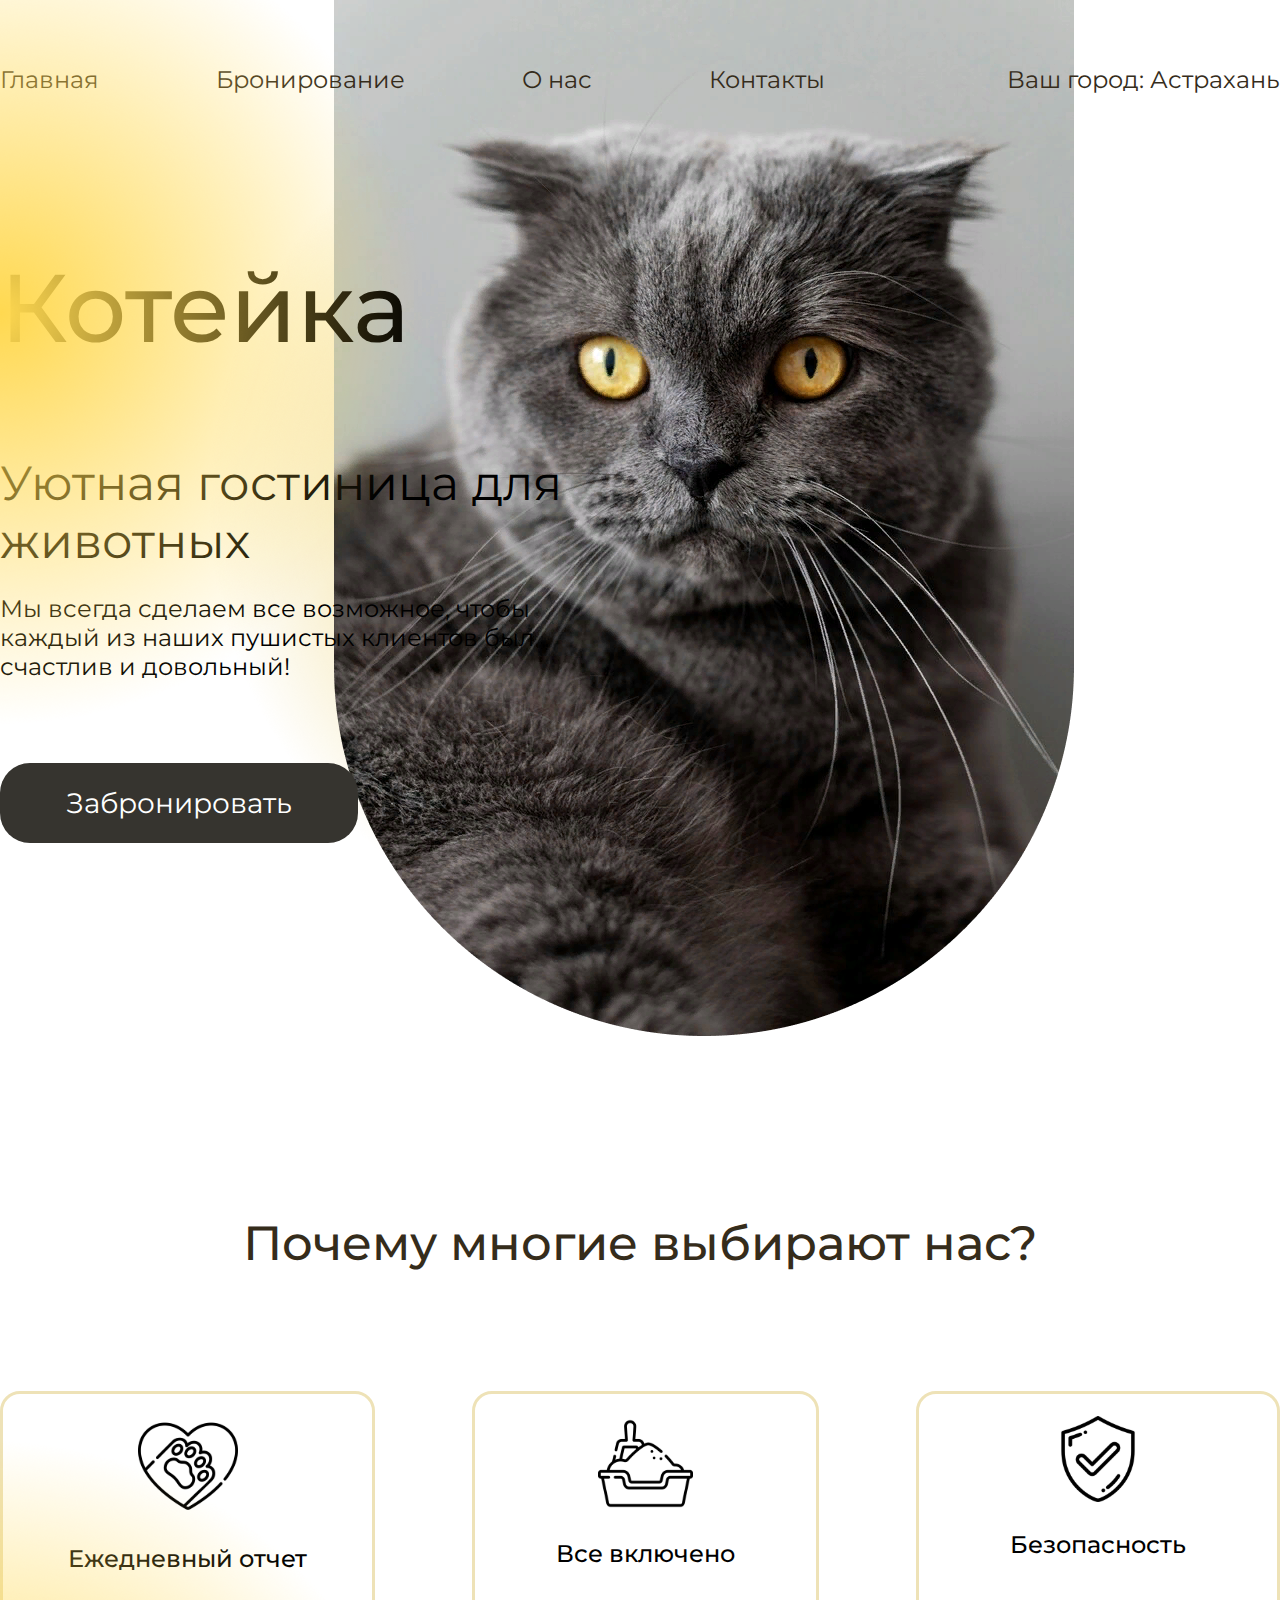
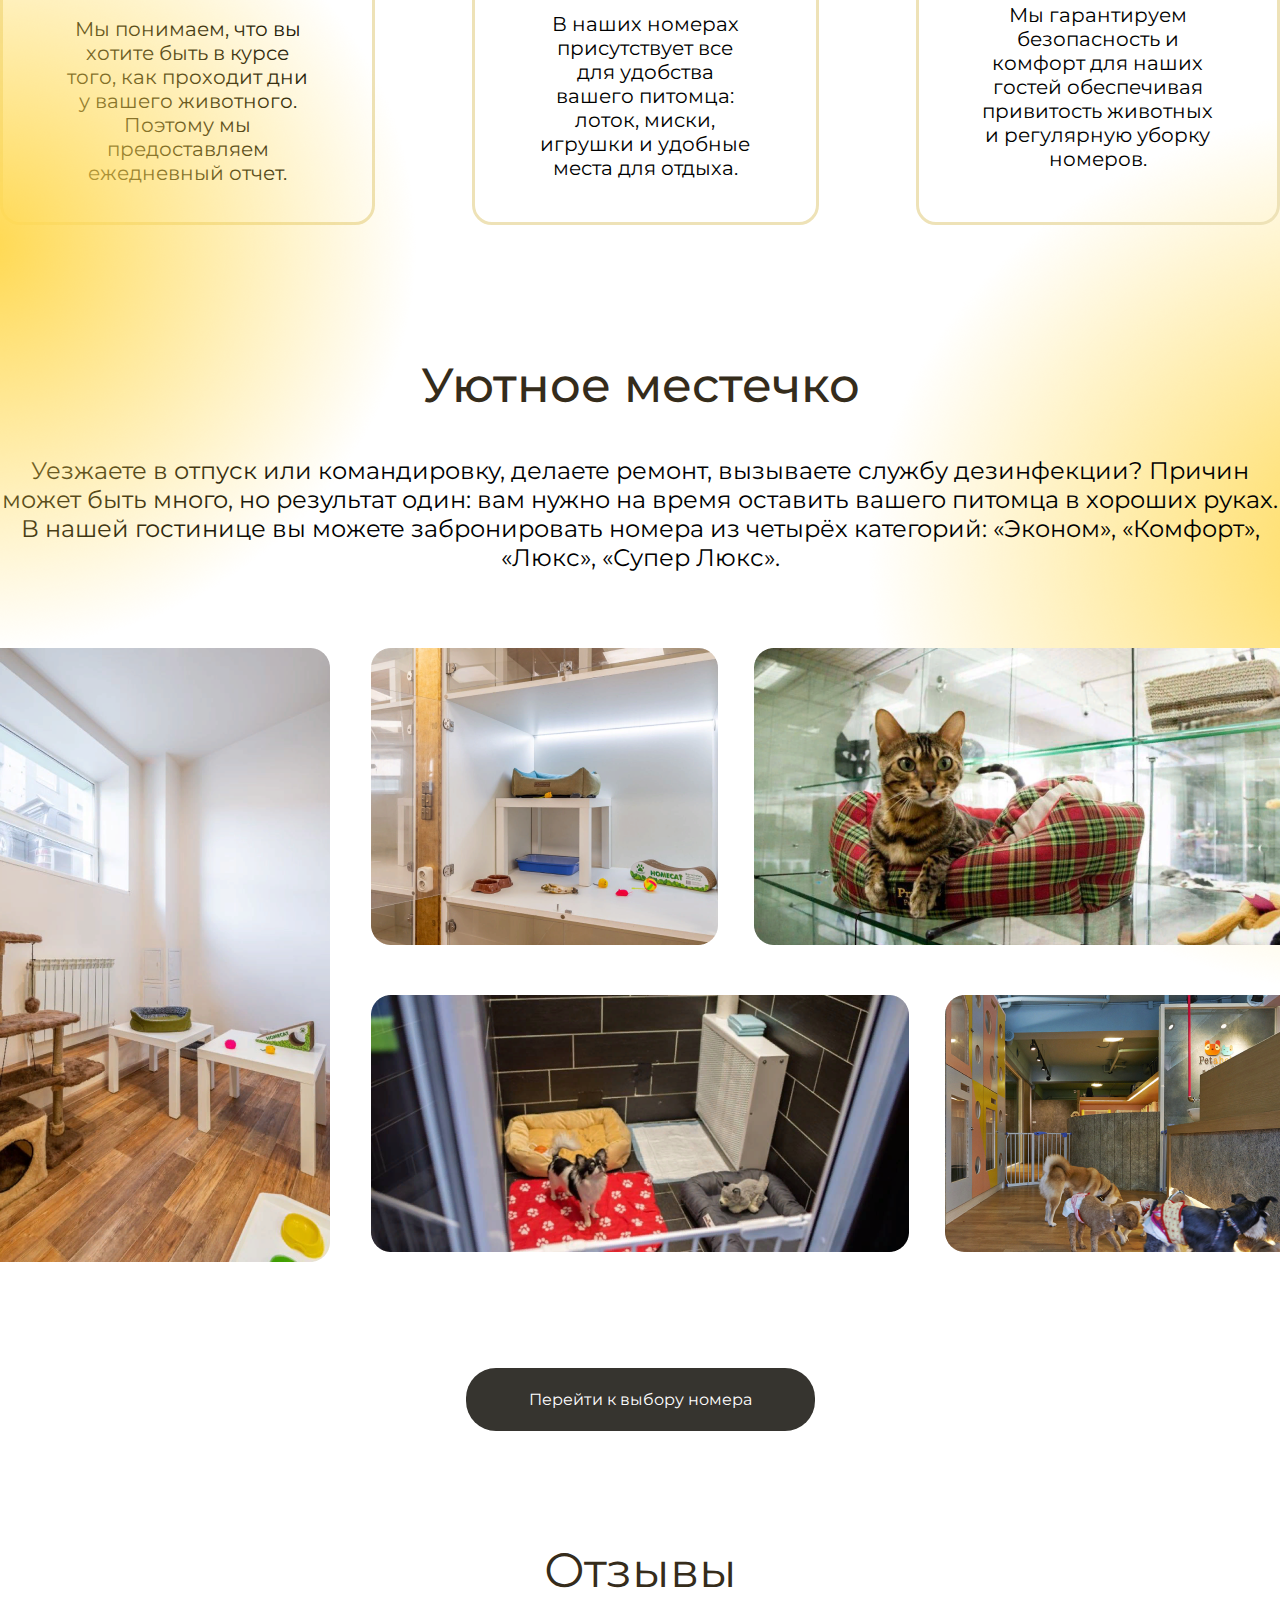
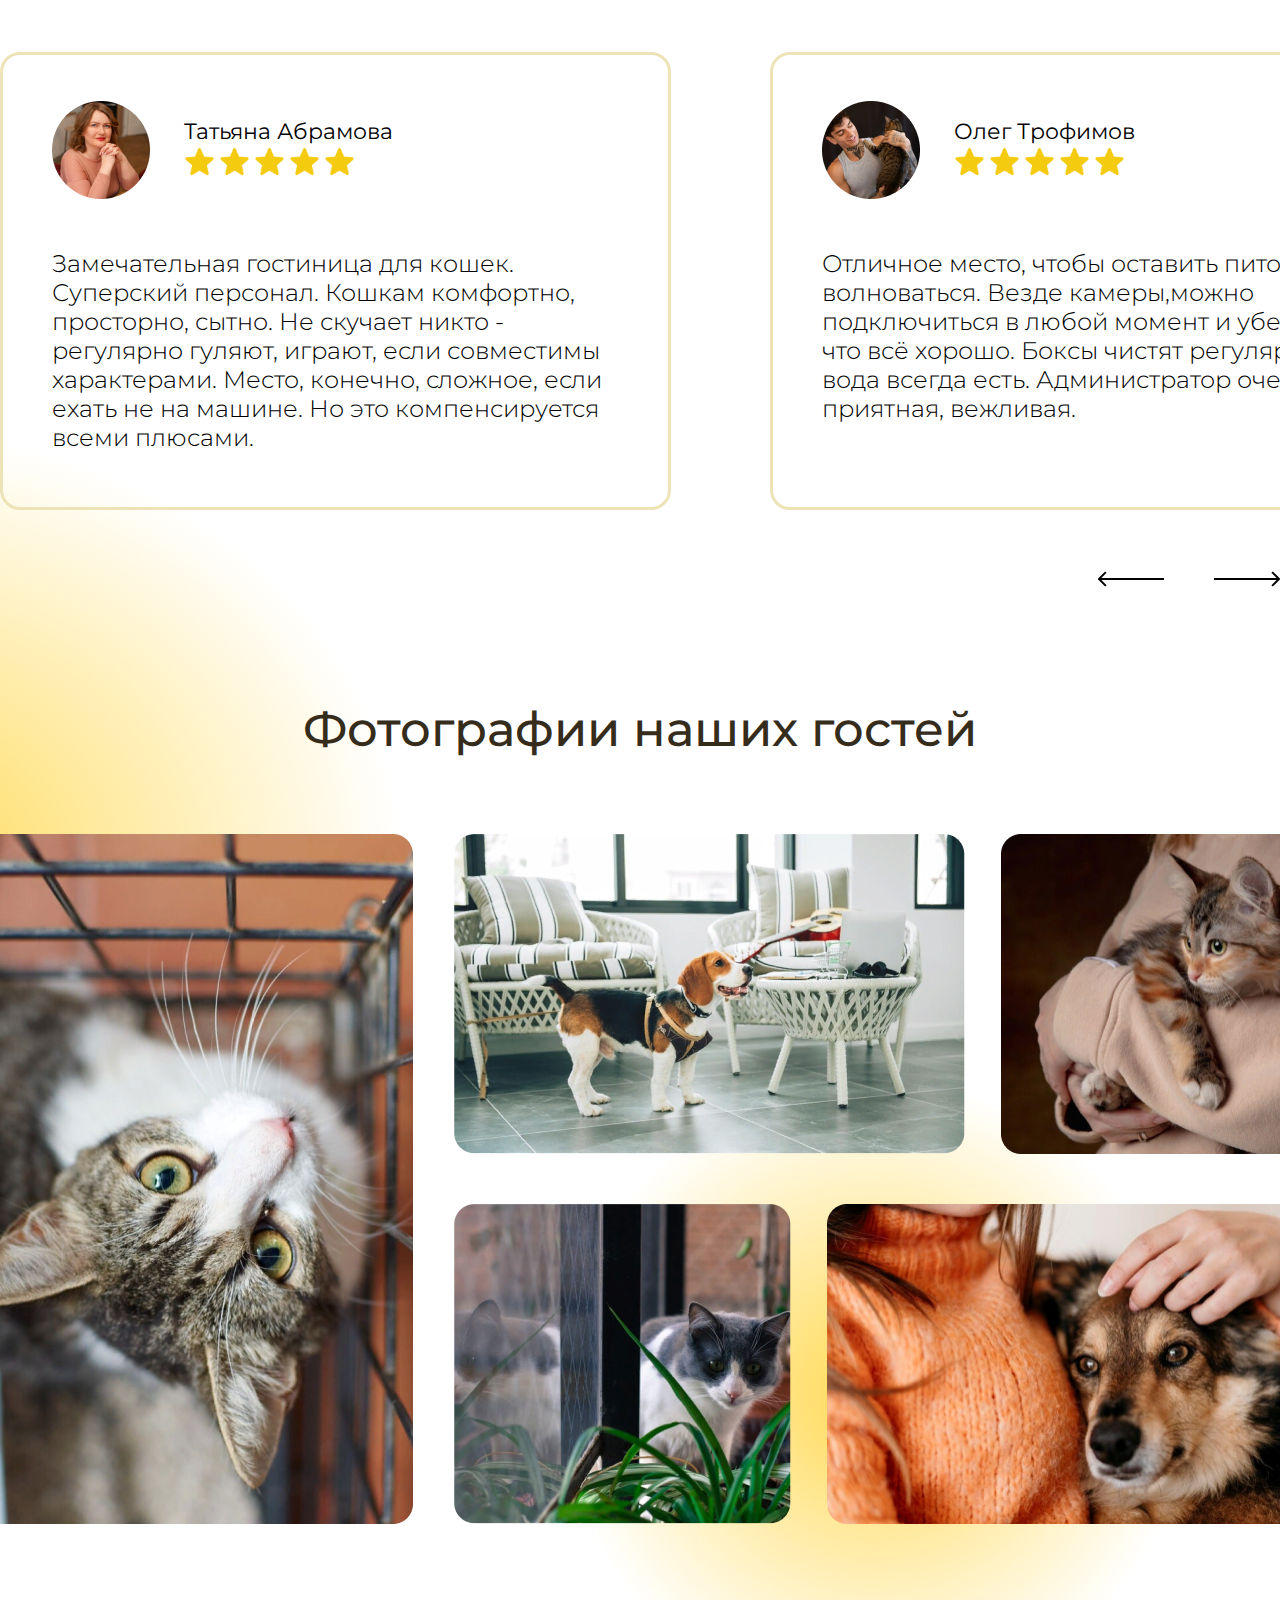
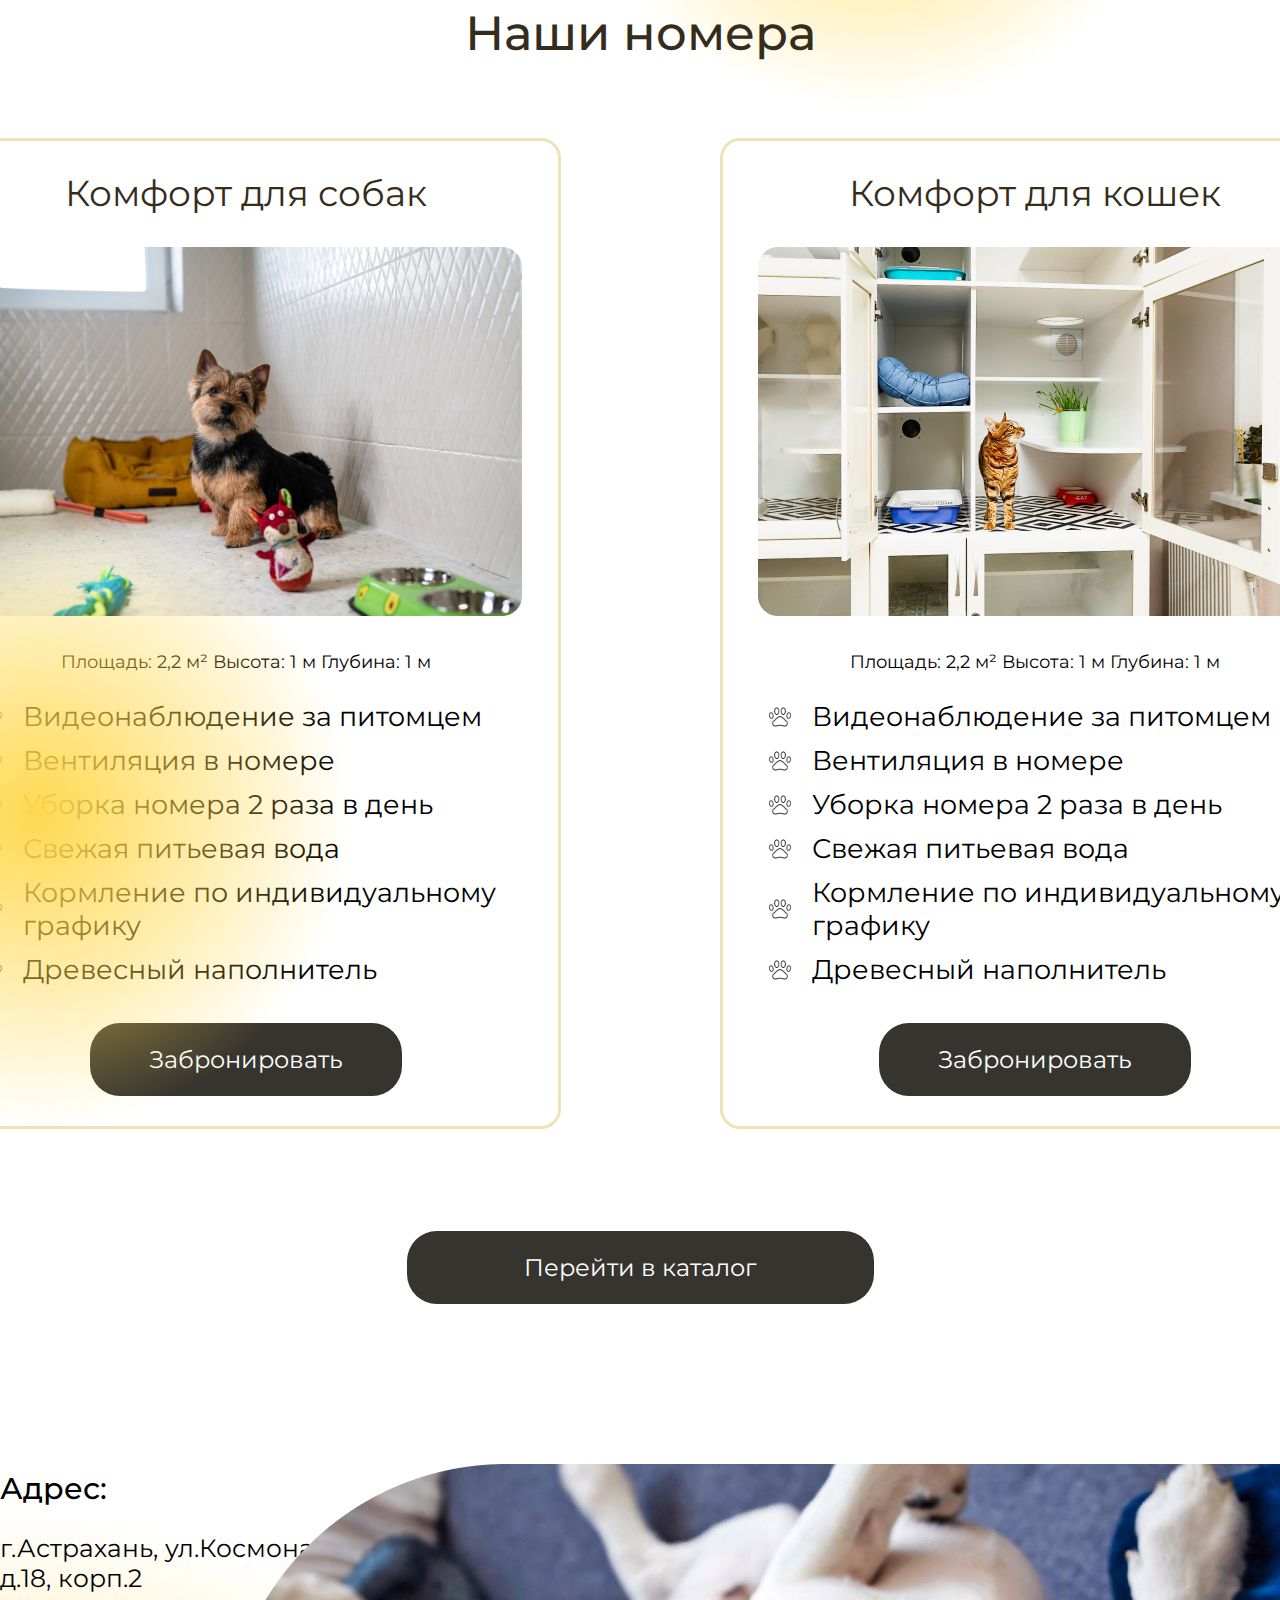
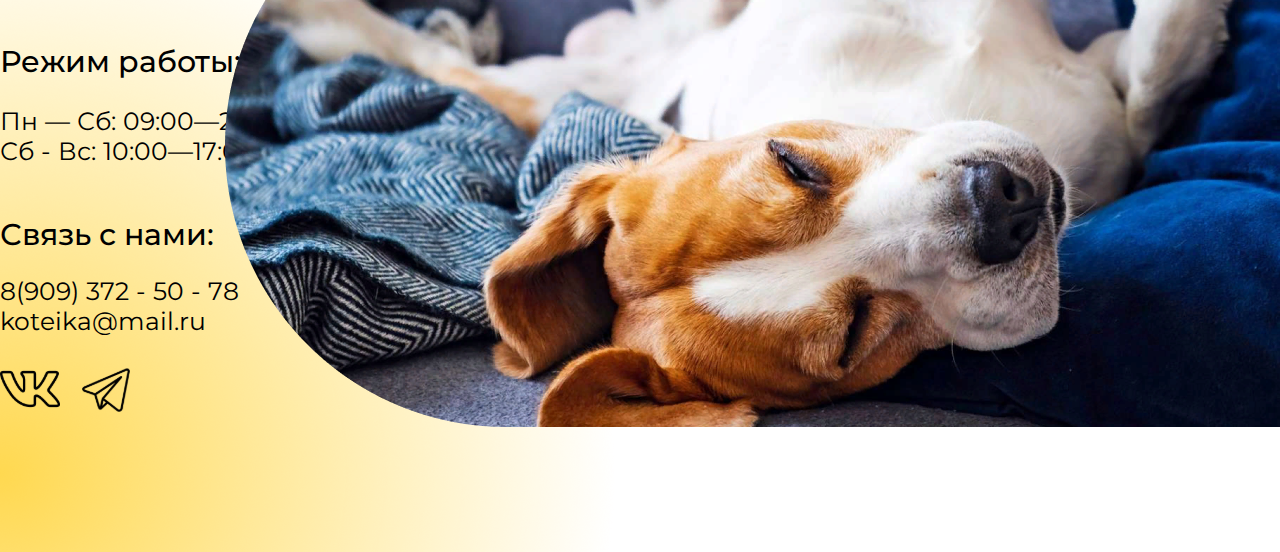
<file: index.html>
<!doctype html>
<html lang="ru">
<head>
    <meta charset="UTF-8">
    <meta name="viewport"
          content="width=device-width, user-scalable=no, initial-scale=1.0, maximum-scale=1.0, minimum-scale=1.0">
    <meta http-equiv="X-UA-Compatible" content="ie=edge">
    <title>Koteika</title>
    <link rel="stylesheet" href="./styles/main.css">
    <link rel="stylesheet" href="./styles/header.css">
    <link rel="stylesheet" href="./styles/footer.css">
    <link rel="stylesheet" href="./styles/index.css">
    <script src="./js/carousel.js"></script>
</head>
<body>
<div class="container">
    <div class="ellipses">
        <img class="ellipses__first" src="./images/ellipses/main/First.png" alt="ellipse">
        <img class="ellipses__second" src="./images/ellipses/main/Second.png" alt="ellipse">
        <img class="ellipses__third" src="./images/ellipses/main/Third.png" alt="ellipse">
        <img class="ellipses__fourth" src="./images/ellipses/main/Fourth.png" alt="ellipse">
        <img class="ellipses__fifth" src="./images/ellipses/main/Fifth.png" alt="ellipse">
        <img class="ellipses__sixth" src="./images/ellipses/main/Sixth.png" alt="ellipse">
        <img class="ellipses__seventh" src="./images/ellipses/main/Seventh.png" alt="ellipse">
    </div>
    <div class="header">
        <div class="header-left">
            <a href="#main">Главная</a>
            <a href="./reservation.html">Бронирование</a>
            <a href="#about">О нас</a>
            <a href="#contact">Контакты</a>
        </div>
        <a>
            Ваш город: Астрахань
        </a>
    </div>
</div>

<div class="container">
    <div class="info" id="main">
        <div class="info-left">
            <p class="info-left__title">Котейка</p>
            <p class="info-left__subtitle">Уютная гостиница для животных</p>
            <p class="info-left__desc">Мы всегда сделаем все возможное, чтобы каждый из наших пушистых клиентов был
                счастлив и довольный!</p>
            <a href="./form.html" class="info-left__link">Забронировать</a>
        </div>
        <img class="info__image" src="./images/main/main.png" alt="info image">
    </div>
</div>

<div class="container">
    <div class="advantage" id="about">
        <p class="advantage__title">Почему многие выбирают нас?</p>
        <div class="advantage-cards">
            <div class="advantage-card">
                <img src="./images/main/firstAdvantage.svg" alt="image">
                <p class="advantage-card__title">Ежедневный отчет</p>
                <p class="advantage-card__subtitle">Мы понимаем, что вы хотите быть в курсе того, как проходит дни у
                    вашего животного. Поэтому мы предоставляем ежедневный отчет.</p>
            </div>
            <div class="advantage-card">
                <img src="./images/main/secondAdvantage.svg" alt="image">
                <p class="advantage-card__title">Все включено</p>
                <p class="advantage-card__subtitle">В наших номерах присутствует все для удобства вашего питомца:
                    лоток, миски, игрушки и удобные места для отдыха.</p>
            </div>
            <div class="advantage-card">
                <img src="./images/main/thirdAdvantage.svg" alt="image">
                <p class="advantage-card__title">Безопасность</p>
                <p class="advantage-card__subtitle">Мы гарантируем безопасность и комфорт для наших гостей обеспечивая
                    привитость животных и регулярную уборку номеров.</p>
            </div>
        </div>
    </div>
</div>

<div class="container">
    <div class="description">
        <p class="description__title">Уютное местечко</p>
        <p class="description__subtitle">Уезжаете в отпуск или командировку, делаете ремонт, вызываете службу
            дезинфекции? Причин может быть много, но результат один: вам нужно на время оставить вашего питомца в
            хороших руках. В нашей гостинице вы можете забронировать номера из четырёх категорий: «Эконом», «Комфорт»,
            «Люкс», «Супер Люкс».</p>
        <div class="description-images">
            <img src="./images/main/descLeft.png" alt="image">
            <div class="description-images__right">
                <div>
                    <img src="./images/main/descFirstUp.png" alt="image">
                    <img src="./images/main/descSecondUp.png" alt="image">
                </div>
                <div>
                    <img src="./images/main/descFirstDown.png" alt="image">
                    <img src="./images/main/descSecondDown.png" alt="image">
                </div>
            </div>
        </div>
        <a href="./reservation.html" class="description__link">Перейти к выбору номера </a>
    </div>
</div>

<div class="container">
    <div class="reviews">
        <p class="reviews__title">Отзывы</p>
        <div class="reviews-cards" style="transform: translateX(0px)">
            <div class="reviews-card">
                <div class="reviews-card__upper">
                    <img src="./images/mok/first.png" alt="avatar">
                    <div>
                        <p>Татьяна Абрамова</p>
                        <div>
                            <img src="./images/common/star.svg" alt="star">
                            <img src="./images/common/star.svg" alt="star">
                            <img src="./images/common/star.svg" alt="star">
                            <img src="./images/common/star.svg" alt="star">
                            <img src="./images/common/star.svg" alt="star">
                        </div>
                    </div>
                </div>
                <p class="reviews-card__desc">Замечательная гостиница для кошек. Суперский персонал. Кошкам комфортно,
                    просторно, сытно. Не скучает никто - регулярно гуляют, играют, если совместимы характерами. Место,
                    конечно, сложное, если ехать не на машине. Но это компенсируется всеми плюсами.</p>
            </div>
            <div class="reviews-card">
                <div class="reviews-card__upper">
                    <img src="./images/mok/second.png" alt="avatar">
                    <div>
                        <p>Олег Трофимов</p>
                        <div>
                            <img src="./images/common/star.svg" alt="star">
                            <img src="./images/common/star.svg" alt="star">
                            <img src="./images/common/star.svg" alt="star">
                            <img src="./images/common/star.svg" alt="star">
                            <img src="./images/common/star.svg" alt="star">
                        </div>
                    </div>
                </div>
                <p class="reviews-card__desc">Отличное место, чтобы оставить питомца и не волноваться. Везде
                    камеры,можно подключиться в любой момент и убедиться, что всё хорошо. Боксы чистят регулярно, еда и
                    вода всегда есть. Администратор очень приятная, вежливая.</p>
            </div>
            <div class="reviews-card">
                <div class="reviews-card__upper">
                    <img src="./images/mok/first.png" alt="avatar">
                    <div>
                        <p>Татьяна Абрамова</p>
                        <div>
                            <img src="./images/common/star.svg" alt="star">
                            <img src="./images/common/star.svg" alt="star">
                            <img src="./images/common/star.svg" alt="star">
                            <img src="./images/common/star.svg" alt="star">
                            <img src="./images/common/star.svg" alt="star">
                        </div>
                    </div>
                </div>
                <p class="reviews-card__desc">Замечательная гостиница для кошек. Суперский персонал. Кошкам комфортно,
                    просторно, сытно. Не скучает никто - регулярно гуляют, играют, если совместимы характерами. Место,
                    конечно, сложное, если ехать не на машине. Но это компенсируется всеми плюсами.</p>
            </div>
            <div class="reviews-card">
                <div class="reviews-card__upper">
                    <img src="./images/mok/second.png" alt="avatar">
                    <div>
                        <p>Олег Трофимов</p>
                        <div>
                            <img src="./images/common/star.svg" alt="star">
                            <img src="./images/common/star.svg" alt="star">
                            <img src="./images/common/star.svg" alt="star">
                            <img src="./images/common/star.svg" alt="star">
                            <img src="./images/common/star.svg" alt="star">
                        </div>
                    </div>
                </div>
                <p class="reviews-card__desc">Отличное место, чтобы оставить питомца и не волноваться. Везде
                    камеры,можно подключиться в любой момент и убедиться, что всё хорошо. Боксы чистят регулярно, еда и
                    вода всегда есть. Администратор очень приятная, вежливая.</p>
            </div>
        </div>
        <div class="reviews-buttons">
            <button onclick="prev()"><img src="images/common/arrowLeft.svg" alt="arrow"></button>
            <button onclick="next()"><img src="./images/common/arrowRight.svg" alt="arrow"></button>
        </div>
    </div>
</div>

<div class="container">
    <div class="photo">
        <p class="photo__title">Фотографии наших гостей</p>
        <div class="description-images">
            <img src="./images/main/photoLeft.png" alt="image">
            <div class="description-images__right">
                <div>
                    <img src="./images/main/photoFirstUp.png" alt="image">
                    <img src="./images/main/photoSecondUp.png" alt="image">
                </div>
                <div>
                    <img src="./images/main/photoFirstDown.png" alt="image">
                    <img src="./images/main/photoSecondDown.png" alt="image">
                </div>
            </div>
        </div>
    </div>
</div>


<div class="container">
    <div class="places">
        <p class="places__title">Наши номера</p>
        <div class="places-cards">
            <div class="places-card">
                <p class="places-card__title">Комфорт для собак</p>
                <img class="places-card__image" src="./images/main/dogPlace.png" alt="image">
                <p class="places-card__size">Площадь: 2,2 м² Высота: 1 м Глубина: 1 м</p>
                <div class="places-card__items">
                    <div class="places-card__item">
                        <img src="images/common/paw.svg" alt="paw">
                        <p>Видеонаблюдение за питомцем</p>
                    </div>
                    <div class="places-card__item">
                        <img src="images/common/paw.svg" alt="paw">
                        <p>Вентиляция в номере</p>
                    </div>
                    <div class="places-card__item">
                        <img src="images/common/paw.svg" alt="paw">
                        <p>Уборка номера 2 раза в день</p>
                    </div>
                    <div class="places-card__item">
                        <img src="images/common/paw.svg" alt="paw">
                        <p>Свежая питьевая вода</p>
                    </div>
                    <div class="places-card__item">
                        <img src="images/common/paw.svg" alt="paw">
                        <p>Кормление по индивидуальному графику</p>
                    </div>
                    <div class="places-card__item">
                        <img src="images/common/paw.svg" alt="paw">
                        <p>Древесный наполнитель</p>
                    </div>
                </div>
                <a class="places-card__link" href="./form.html">Забронировать</a>
            </div>
            <div class="places-card">
                <p class="places-card__title">Комфорт для кошек</p>
                <img class="places-card__image" src="./images/main/catPlace.png" alt="image">
                <p class="places-card__size">Площадь: 2,2 м² Высота: 1 м Глубина: 1 м</p>
                <div class="places-card__items">
                    <div class="places-card__item">
                        <img src="images/common/paw.svg" alt="paw">
                        <p>Видеонаблюдение за питомцем</p>
                    </div>
                    <div class="places-card__item">
                        <img src="images/common/paw.svg" alt="paw">
                        <p>Вентиляция в номере</p>
                    </div>
                    <div class="places-card__item">
                        <img src="images/common/paw.svg" alt="paw">
                        <p>Уборка номера 2 раза в день</p>
                    </div>
                    <div class="places-card__item">
                        <img src="images/common/paw.svg" alt="paw">
                        <p>Свежая питьевая вода</p>
                    </div>
                    <div class="places-card__item">
                        <img src="images/common/paw.svg" alt="paw">
                        <p>Кормление по индивидуальному графику</p>
                    </div>
                    <div class="places-card__item">
                        <img src="images/common/paw.svg" alt="paw">
                        <p>Древесный наполнитель</p>
                    </div>
                </div>
                <a class="places-card__link" href="./form.html">Забронировать</a>
            </div>
        </div>
        <a href="./reservation.html" class="places__link">Перейти в каталог</a>
    </div>
</div>

<div class="container">
    <div class="footer" id="contact">
        <img class="footer__ellipse" src="./images/footer/ellipse.png" alt="ellipse">
        <div class="footer-left">
            <p class="footer-left__title">Адрес:</p>
            <p class="footer-left__text">г.Астрахань,
                ул.Космонавтов, д.18, корп.2</p>
            <p class="footer-left__subtitle">Режим работы:</p>
            <p class="footer-left__text">
                Пн — Сб: 09:00—21:00<br>
                Сб - Вс: 10:00—17:00
            </p>
            <p class="footer-left__subtitle">Связь с нами:</p>
            <a class="footer-left__number" href="tel:89093725078">8(909) 372 - 50 - 78</a>
            <a class="footer-left__email" href="mailto:koteika@mail.ru">koteika@mail.ru</a>
            <div class="footer-left__socials">
                <a href="https://google.com"><img src="./images/social/vk.svg" alt="vk.com"></a>
                <a href="https://google.com"><img src="./images/social/telegram.svg" alt="telegram"></a>
            </div>
        </div>
        <img class="footer__image" src="./images/footer/footer.png" alt="footer image">
    </div>
</div>
</body>
</html>
</file>
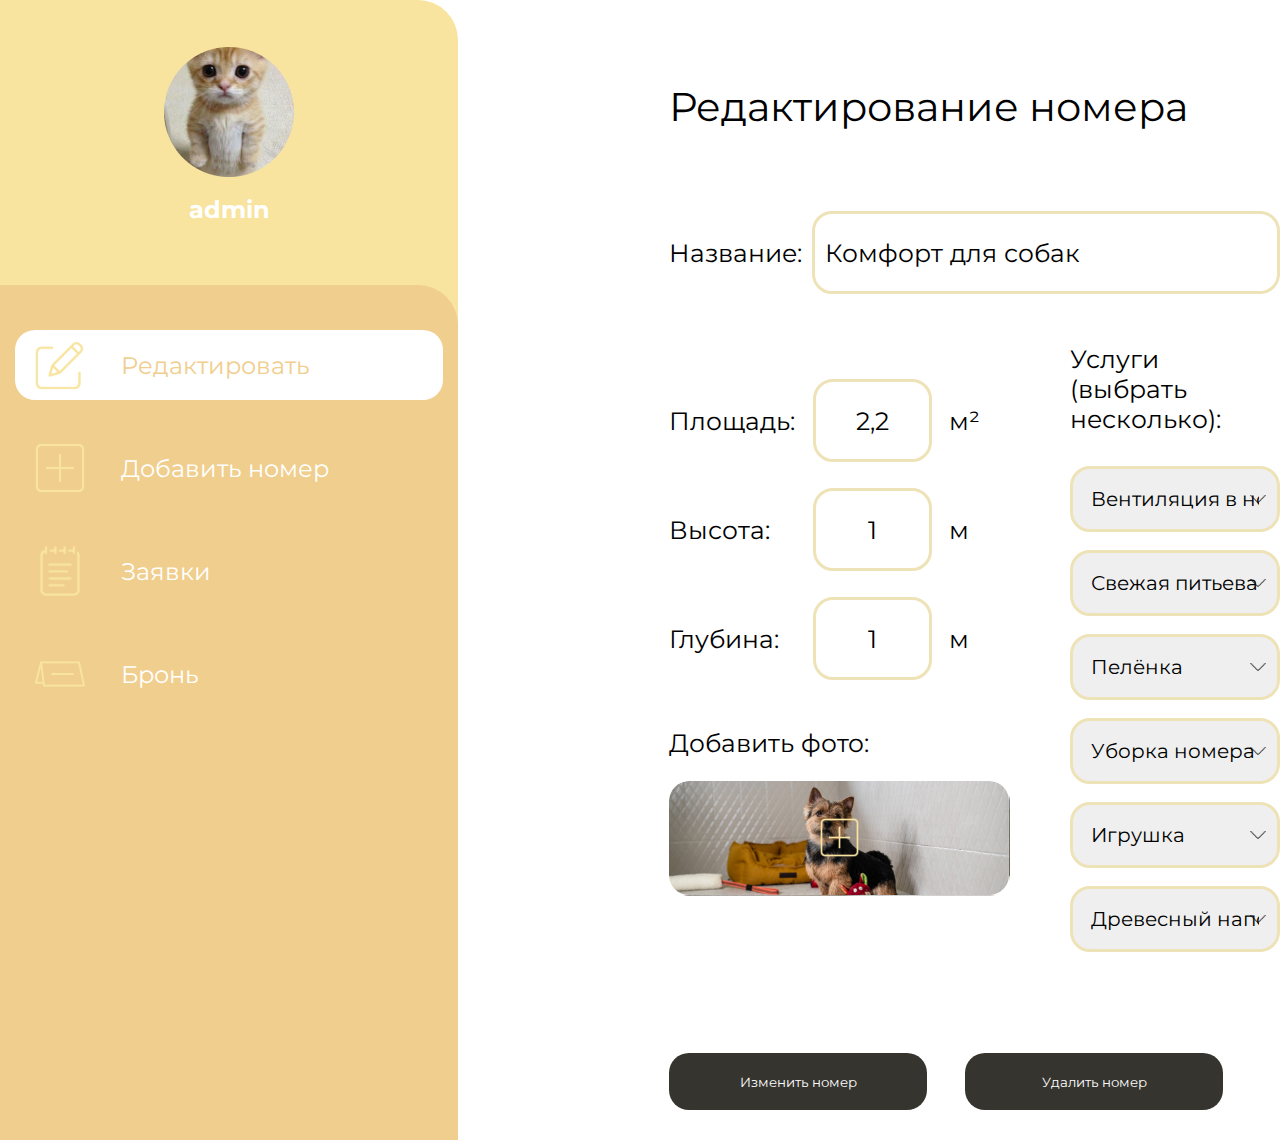
<file: admin.html>
<!doctype html>
<html lang="ru">
<head>
    <meta charset="UTF-8">
    <meta name="viewport"
          content="width=device-width, user-scalable=no, initial-scale=1.0, maximum-scale=1.0, minimum-scale=1.0">
    <meta http-equiv="X-UA-Compatible" content="ie=edge">
    <title>Koteika</title>
    <link rel="stylesheet" href="./styles/main.css">
    <link rel="stylesheet" href="./styles/admin.css">
</head>
<body>
<div class="content">
    <div class="sidebar">
        <div class="sidebar-upper">
            <img class="sidebar-upper__image" src="./images/mok/mok.png" alt="image">
            <p class="sidebar-upper__name">admin</p>
        </div>
        <div class="sidebar-down">
            <button id="editorButton" onclick="switchPanel(0)" class="sidebar-down__button sidebar__active"><img src="./images/common/firstAdmin.svg" alt="icon">Редактировать
            </button>
            <button id="numberButton" onclick="switchPanel(1)" class="sidebar-down__button"><img src="./images/common/secondAdmin.svg" alt="icon"> Добавить номер
            </button>
            <button id="reservationButton"  onclick="switchPanel(2)" class="sidebar-down__button"><img src="./images/common/thirdAdmin.svg" alt="icon">Заявки</button>
            <button id="bidButton" onclick="switchPanel(3)" class="sidebar-down__button"><img src="./images/common/fourthAdmin.svg" alt="icon">Бронь</button>
        </div>
    </div>
    <div id="number" class="numbers" style="display: none">
        <p class="numbers__title">Добавление номера</p>
        <div class="numbers-name">
            <p>Название:</p>
            <input>
        </div>
        <div class="numbers-content">
            <div class="numbers-left">
                <div class="numbers-left__item">
                    <p>Площадь:</p>
                    <input>
                    <p>м²</p>
                </div>
                <div class="numbers-left__item">
                    <p>Высота:</p>
                    <input>
                    <p>м</p>
                </div>
                <div class="numbers-left__item">
                    <p>Глубина:</p>
                    <input>
                    <p>м</p>
                </div>

                <div class="numbers-left__photo">
                    <p>Добавить фото:</p>

                    <button>
                        <img src="./images/common/secondAdmin.svg" alt="icon">
                    </button>
                </div>
            </div>
            <div class="numbers-right">
                <p class="numbers-right__title">Услуги (выбрать несколько):</p>

                <div class="numbers-right__items">
                    <select class="numbers-right__select">
                        <option value="Вентиляция в номере">
                            Вентиляция в номере
                        </option>
                    </select>
                    <select class="numbers-right__select">
                        <option value="Вентиляция в номере">
                            Свежая питьевая вода
                        </option>
                    </select>
                    <select class="numbers-right__select">
                        <option value="Вентиляция в номере">
                            Пелёнка
                        </option>
                    </select>
                    <select class="numbers-right__select">
                        <option value="Вентиляция в номере">
                            Уборка номера 2 раза в день
                        </option>
                    </select>
                    <select class="numbers-right__select">
                        <option value="Вентиляция в номере">
                            Игрушка
                        </option>
                    </select>
                    <select class="numbers-right__select">
                        <option value="Вентиляция в номере">
                            Древесный наполнитель
                        </option>
                    </select>
                </div>
            </div>
        </div>
        <button class="numbers__button">
            Добавить номер
        </button>
    </div>

    <div id="editor" class="numbers" >
        <p class="numbers__title">Редактирование номера</p>
        <div class="numbers-name">
            <p>Название:</p>
            <input value="Комфорт для собак">
        </div>
        <div class="numbers-content">
            <div class="numbers-left">
                <div class="numbers-left__item">
                    <p>Площадь:</p>
                    <input value="2,2">
                    <p>м²</p>
                </div>
                <div class="numbers-left__item">
                    <p>Высота:</p>
                    <input value="1">
                    <p>м</p>
                </div>
                <div class="numbers-left__item">
                    <p>Глубина:</p>
                    <input value="1">
                    <p>м</p>
                </div>

                <div class="numbers-left__photo">
                    <p>Добавить фото:</p>

                    <button style="background-image: url('./images/mok/loadedImage.png'); border:none;">
                        <img src="./images/common/secondAdmin.svg" alt="icon">
                    </button>
                </div>
            </div>
            <div class="numbers-right">
                <p class="numbers-right__title">Услуги (выбрать несколько):</p>

                <div class="numbers-right__items">
                    <select class="numbers-right__select">
                        <option value="Вентиляция в номере">
                            Вентиляция в номере
                        </option>
                    </select>
                    <select class="numbers-right__select">
                        <option value="Вентиляция в номере">
                            Свежая питьевая вода
                        </option>
                    </select>
                    <select class="numbers-right__select">
                        <option value="Вентиляция в номере">
                            Пелёнка
                        </option>
                    </select>
                    <select class="numbers-right__select">
                        <option value="Вентиляция в номере">
                            Уборка номера 2 раза в день
                        </option>
                    </select>
                    <select class="numbers-right__select">
                        <option value="Вентиляция в номере">
                            Игрушка
                        </option>
                    </select>
                    <select class="numbers-right__select">
                        <option value="Вентиляция в номере">
                            Древесный наполнитель
                        </option>
                    </select>
                </div>
            </div>
        </div>
        <div class="numbers-buttons">
            <button class="numbers__button">
                Изменить номер
            </button>
            <button class="numbers__button">
                Удалить номер
            </button>
        </div>
    </div>

    <div id="bid" style="display: none;" class="bid">
        <p class="numbers__title">Заявки</p>

        <div class="bid-list">
            <div class="bid-list__card">
                <p class="bid-list__title">Комфорт для собаки </p>
                <p class="bid-list__number">Номер 1</p>
                <p class="bid-list__other">Дата заезда: 02.04.24</p>
                <p class="bid-list__other">Дата выезда: 08.04.24</p>
                <p class="bid-list__other">Статус: ожидание</p>
                <p class="bid-list__other">Номеров осталось: 2</p>

                <button class="bid-list__accept">Одобрить</button>
                <button class="bid-list__cancel">Отменить</button>
            </div>
            <div class="bid-list__card">
                <p class="bid-list__title">Комфорт для собаки </p>
                <p class="bid-list__number">Номер 1</p>
                <p class="bid-list__other">Дата заезда: 02.04.24</p>
                <p class="bid-list__other">Дата выезда: 08.04.24</p>
                <p class="bid-list__other">Статус: ожидание</p>
                <p class="bid-list__other">Номеров осталось: 2</p>

                <button class="bid-list__accept">Одобрить</button>
                <button class="bid-list__cancel">Отменить</button>
            </div>
            <div class="bid-list__card">
                <p class="bid-list__title">Комфорт для собаки </p>
                <p class="bid-list__number">Номер 1</p>
                <p class="bid-list__other">Дата заезда: 02.04.24</p>
                <p class="bid-list__other">Дата выезда: 08.04.24</p>
                <p class="bid-list__other">Статус: ожидание</p>
                <p class="bid-list__other">Номеров осталось: 2</p>

                <button class="bid-list__accept">Одобрить</button>
                <button class="bid-list__cancel">Отменить</button>
            </div>
        </div>
    </div>

    <div id="reservation" class="reservation" style="display: none">
        <p class="reservation__title">Забронированные номера</p>

        <div class="reservation-setting">
            <div>
                <p class="reservation-setting__title">Выберите дату</p>
                <input class="reservation-setting__input" type="date">
            </div>
            <div>
                <p class="reservation-setting__title">Для какого животного?</p>
                <select class="reservation-setting__select">
                    <option value="Собака">
                        Собака
                    </option>
                </select>
            </div>
        </div>

        <div class="reservation-list">
            <div class="reservation-list__card">
                <p class="reservation-list__title">Эконом для собаки</p>
                <p class="reservation-list__number">Номер 1</p>
                <p class="reservation-list__other">Дата заезда: 02.04.24</p>
                <p class="reservation-list__other">Дата выезда: 08.04.24</p>
            </div>
            <div class="reservation-list__card">
                <p class="reservation-list__title">Эконом для собаки</p>
                <p class="reservation-list__number">Номер 1</p>
                <p class="reservation-list__other">Дата заезда: 02.04.24</p>
                <p class="reservation-list__other">Дата выезда: 08.04.24</p>
            </div>
            <div class="reservation-list__card">
                <p class="reservation-list__title">Эконом для собаки</p>
                <p class="reservation-list__number">Номер 1</p>
                <p class="reservation-list__other">Дата заезда: 02.04.24</p>
                <p class="reservation-list__other">Дата выезда: 08.04.24</p>
            </div>
        </div>
    </div>
</div>

<script src="./js/admin.js"></script>
</body>
</html>
</file>
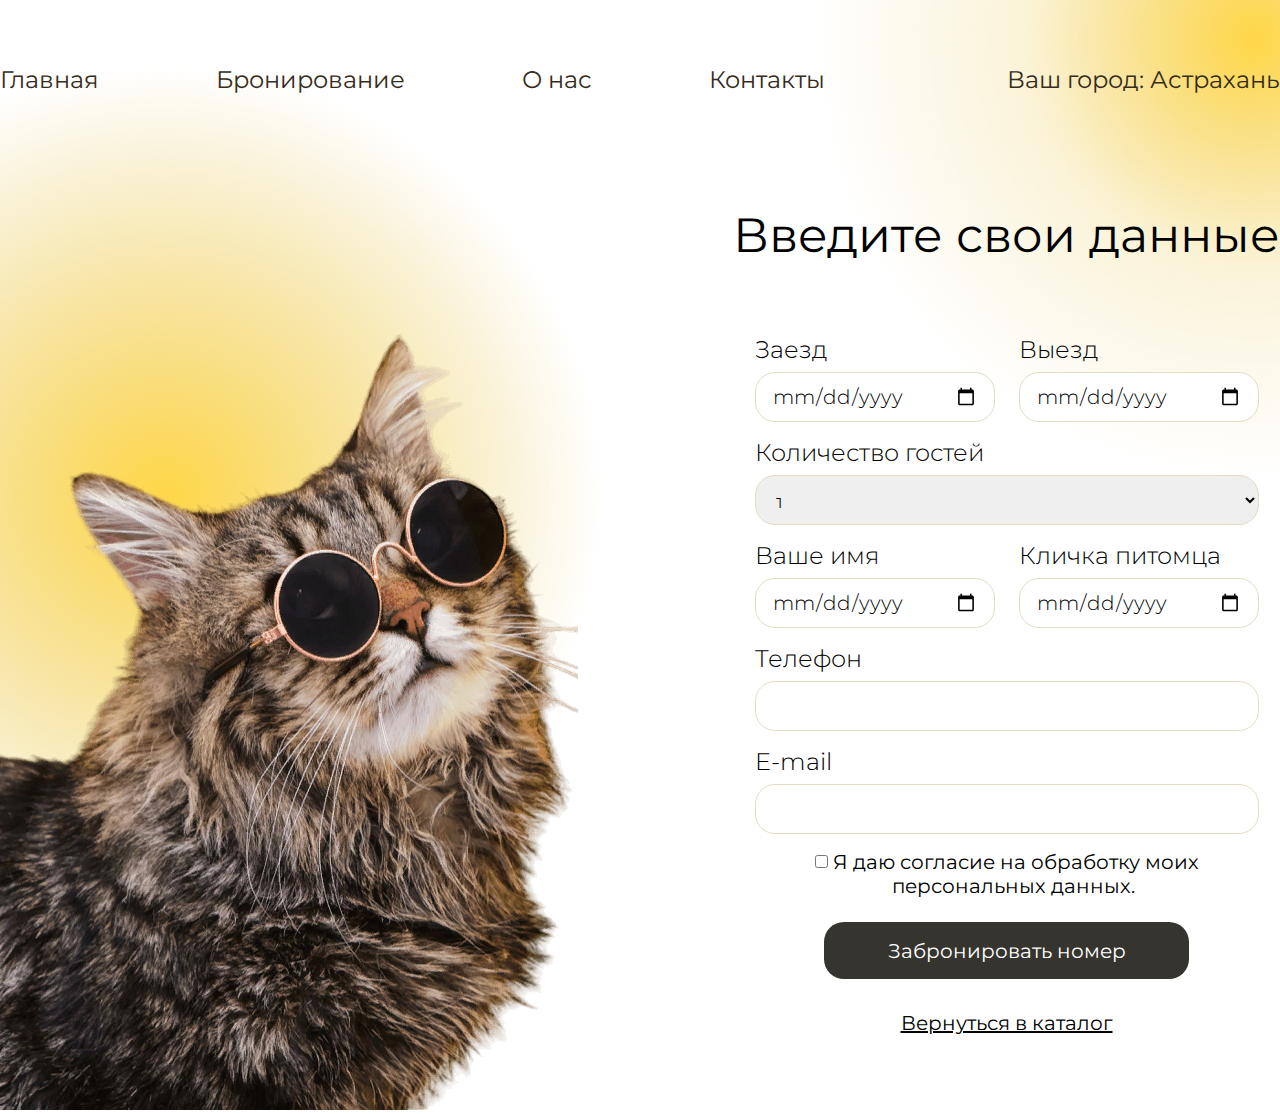
<file: form.html>
<!DOCTYPE html>
<html lang="en">
<head>
    <meta charset="UTF-8">
    <meta name="viewport" content="width=device-width, initial-scale=1.0">
    <link rel="stylesheet" href="./styles/main.css">
    <link rel="stylesheet" href="./styles/header.css">
    <link rel="stylesheet" href="./styles/form.css">
    <title>Koteika</title>
</head>
<body>
    <div class="container">
        <div class="ellipses">
            <img class="ellipses__first" src="./images/ellipses/form/First.png" alt="ellipse">
            <img class="ellipses__second" src="./images/ellipses/form/Second.png" alt="ellipse">
        </div>
    <div class="container">
        <div class="header">
            <div class="header-left">
                <a href="./index.html">Главная</a>
                <a href="./reservation.html">Бронирование</a>
                <a href="./index.html#about">О нас</a>
                <a href="#contact">Контакты</a>
            </div>
            <a>
                Ваш город: Астрахань
            </a>
        </div>
    </div>
    <div class="container">
        <div class="info">
            <div class="info-left">
                <img src="./images/formImg/Leps.png" alt="" class="info-left__image">
            </div>
            <div class="info-right">
                <p class="info-right__title">Введите свои данные</p>
                <div class="info-right-form">
                    <div class="info-right-form-date">
                        <div class="info-right-form-date-content">
                            <p class="info-right-form-date-content__title">Заезд</p>
                            <input type="date" name="" id="" class="info-right-form-date-content__date">
                        </div>
                        <div class="info-right-form-date-content">
                            <p class="info-right-form-date-content__title">Выезд</p>
                            <input type="date" name="" id="" class="info-right-form-date-content__date">
                        </div>
                    </div>
                    <div class="info-right-form-countpeople">
                        <p class="info-right-form-countpeople__title">Количество гостей</p>
                        <select name="cars" class="info-right-form-countpeople__select">
                            <option value="1">1</option>
                            <option value="2">2</option>
                            <option value="3">3</option>
                          </select>
                    </div>
                    <div class="info-right-form-name">
                        <div class="info-right-form-name-content">
                            <p class="info-right-form-name-content__title">Ваше имя</p>
                            <input type="date" name="" id="" class="info-right-form-name-content__input">
                        </div>
                        <div class="info-right-form-name-content">
                            <p class="info-right-form-name-content__title">Кличка питомца</p>
                            <input type="date" name="" id="" class="info-right-form-name-content__input">
                        </div>
                    </div>
                    <div class="info-right-form-mobile">
                        <p class="info-right-form-mobile__title">Телефон</p>
                        <input type="tel" name="" id="" class="info-right-form-mobile__telephone" pattern="\+7 \(\d{3}\) \d{3}-\d{2}-\d{2}" required>
                    </div>
                    <div class="info-right-form-email">
                        <p class="info-right-form-email__title">E-mail</p>
                        <input type="email" name="" id="" class="info-right-form-email__email">
                    </div>
                    <div class="info-right-form-accept">
                        <input type="checkbox" name="" id="" class="info-right-form-accept__chek">
                        <p class="info-right-form-accept__title"> Я даю согласие на обработку моих <br> персональных данных.
                        </p>
                    </div>
                    <div class="info-right-form-button">
                        <button class="info-right-form-button__but1" id="openPopup">Забронировать номер</button>
                        <a href="./reservation.html" class="info-right-form-button__but2">Вернуться в каталог</a>
                    </div>
                </div>
            </div>
        </div>
    </div>
    <div id="overlay" class="overlay"></div>
    <div id="popup" class="popup">
    <img src="./images/formImg/close.png" alt="" id="closePopup" class="closePopup">
      <p class="textPopup">Ваша заявка успешно <br>
         отправлена!</p>
         <img src="./images/ellipses/form/Therd.png" alt="" class="ellipsePup">
    </div>

<script>
    let openPopupButton = document.getElementById('openPopup');
    let closePopupButton = document.getElementById('closePopup');
    let popup = document.getElementById('popup');
    let overlay = document.getElementById('overlay');
  
    function openPopup() {
      popup.style.display = 'block';
      overlay.style.display = 'block';
    }
  
    function closePopup() {
      popup.style.display = 'none';
      overlay.style.display = 'none';
    }

    openPopupButton.addEventListener('click', openPopup);
    closePopupButton.addEventListener('click', closePopup);
  </script>
</body>
</html>
</file>
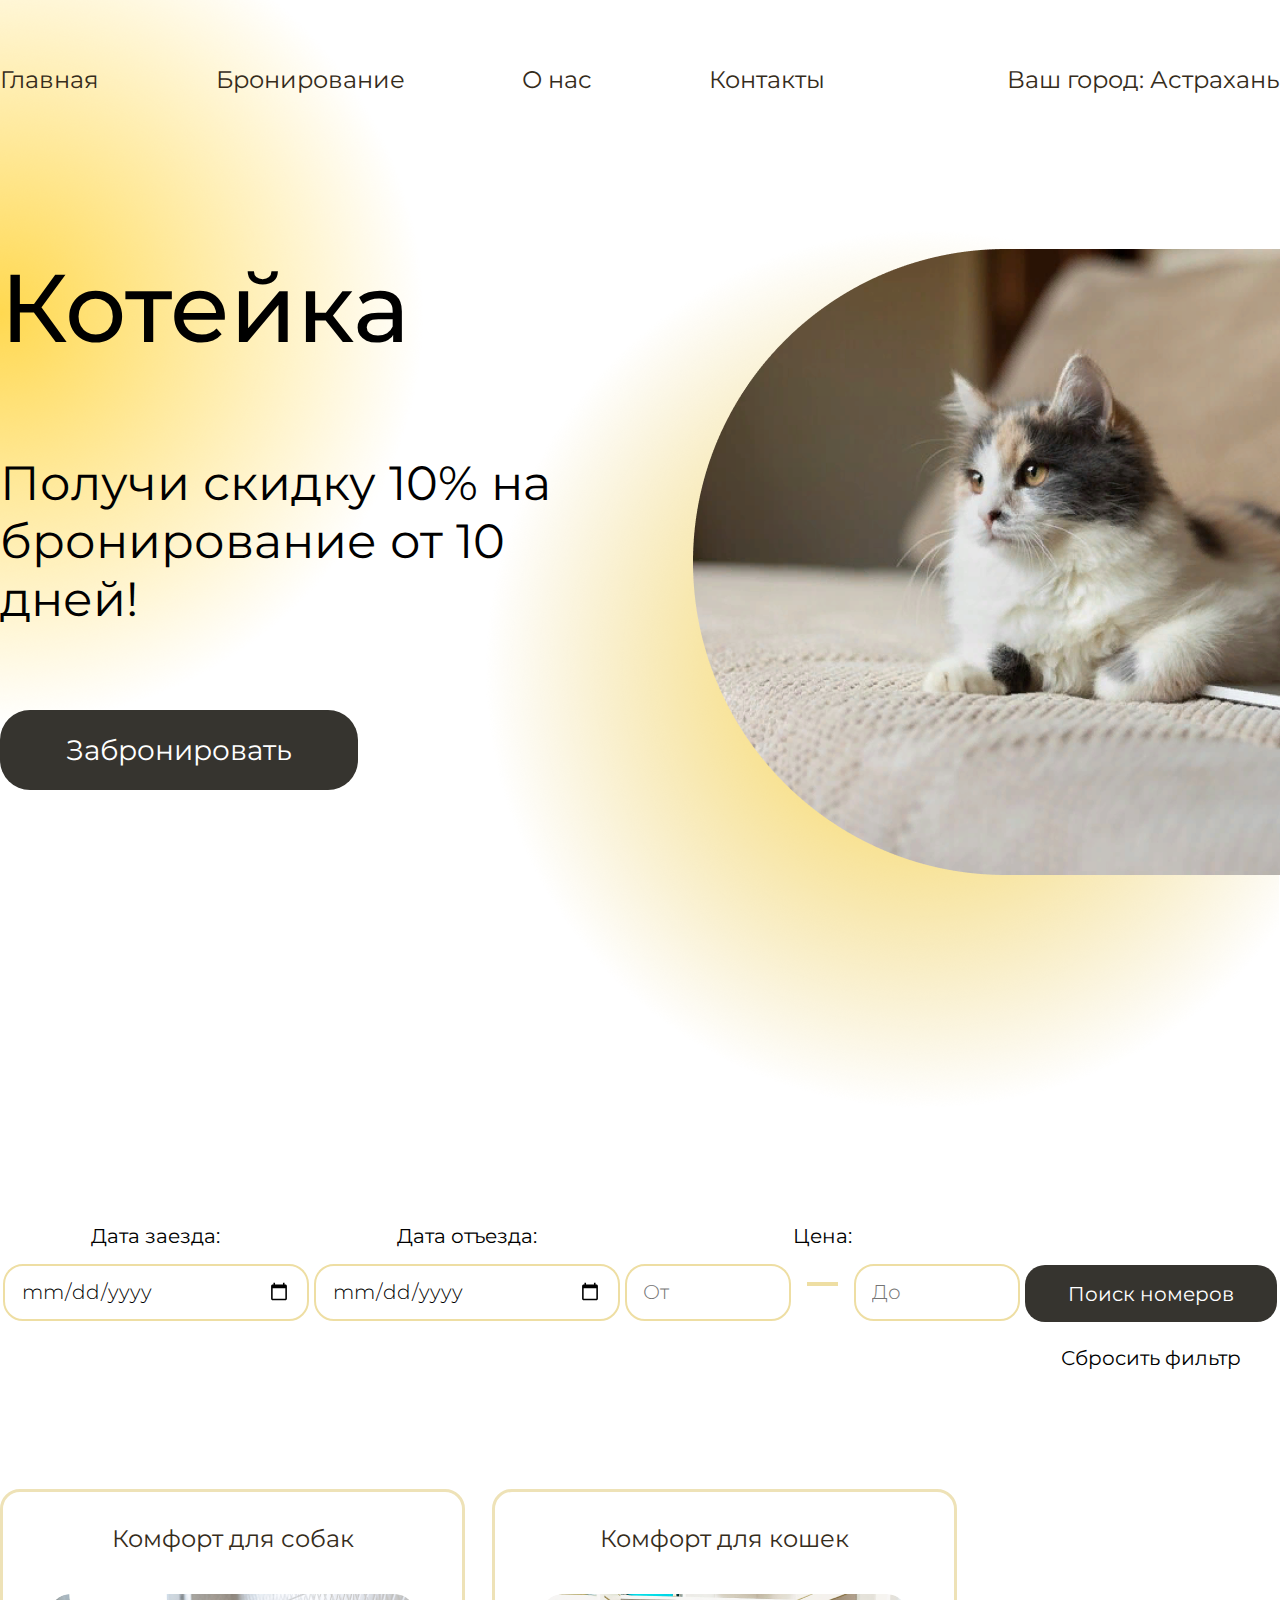
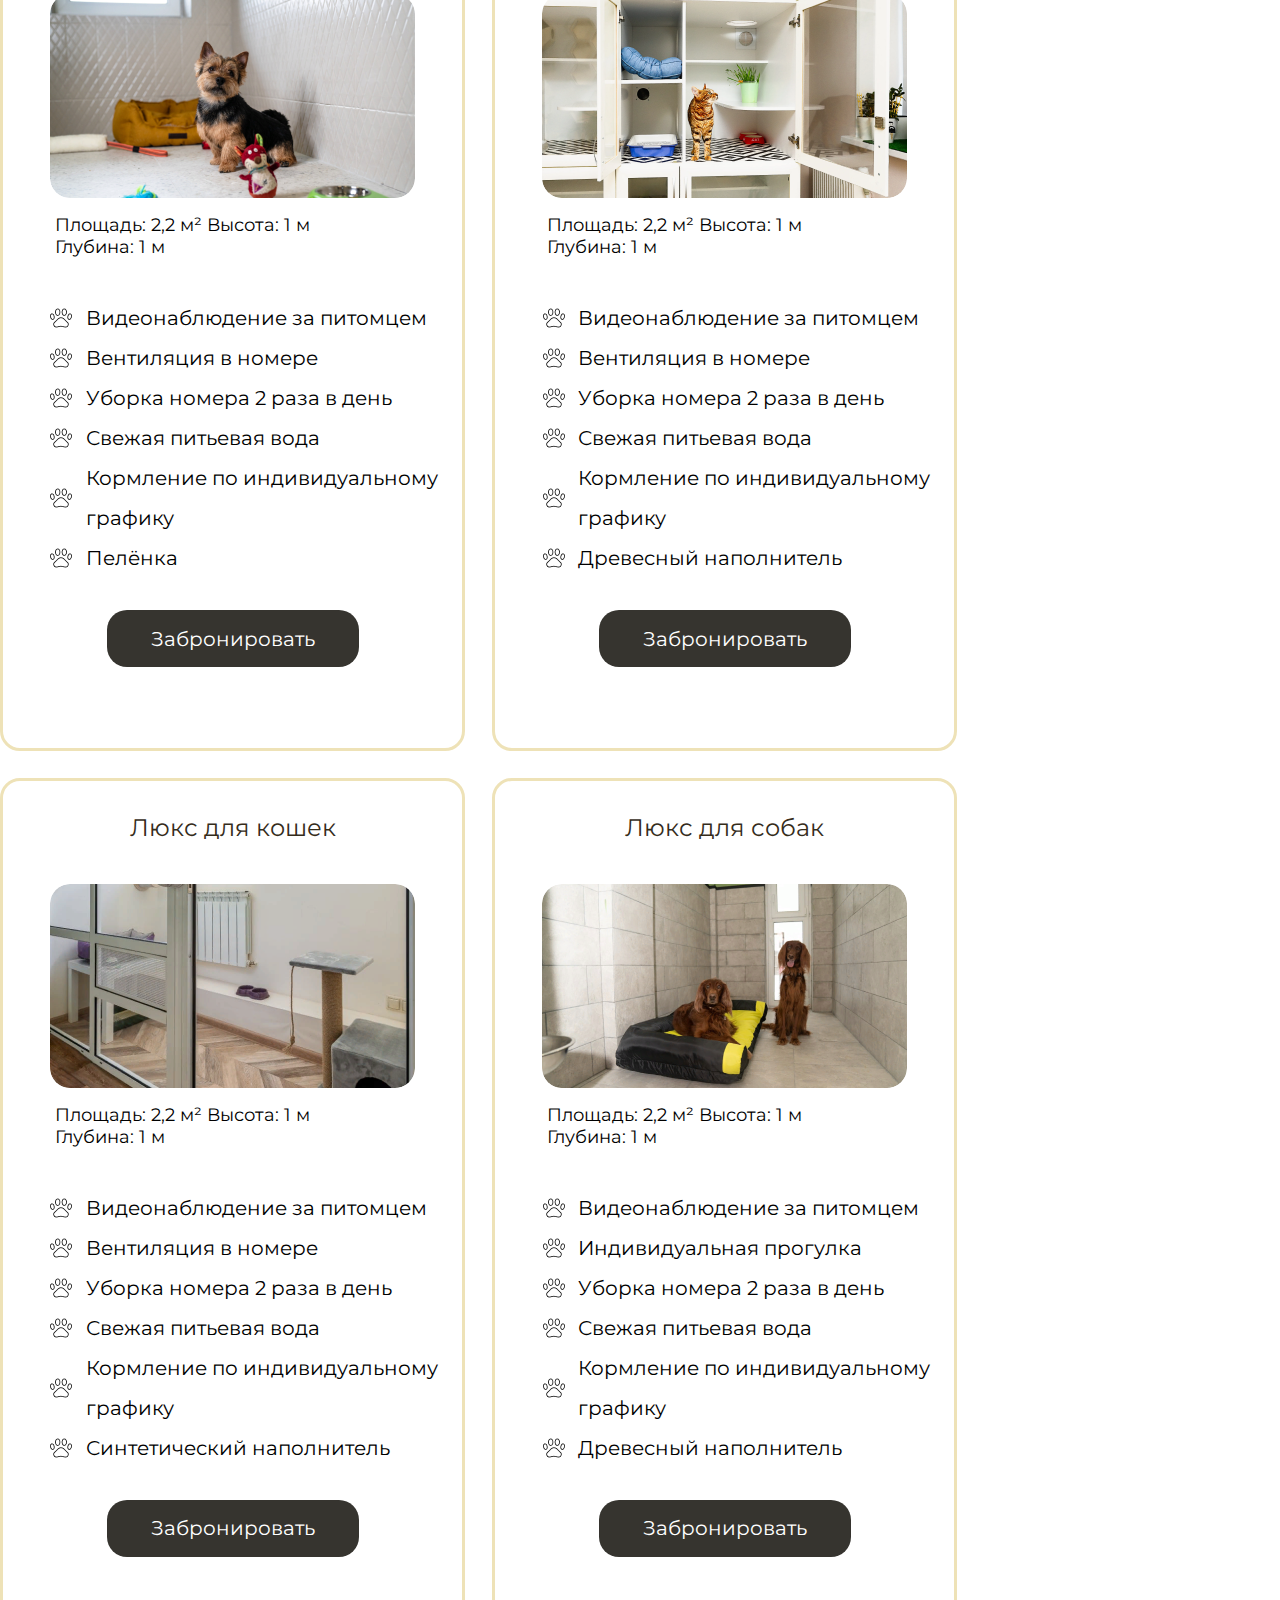
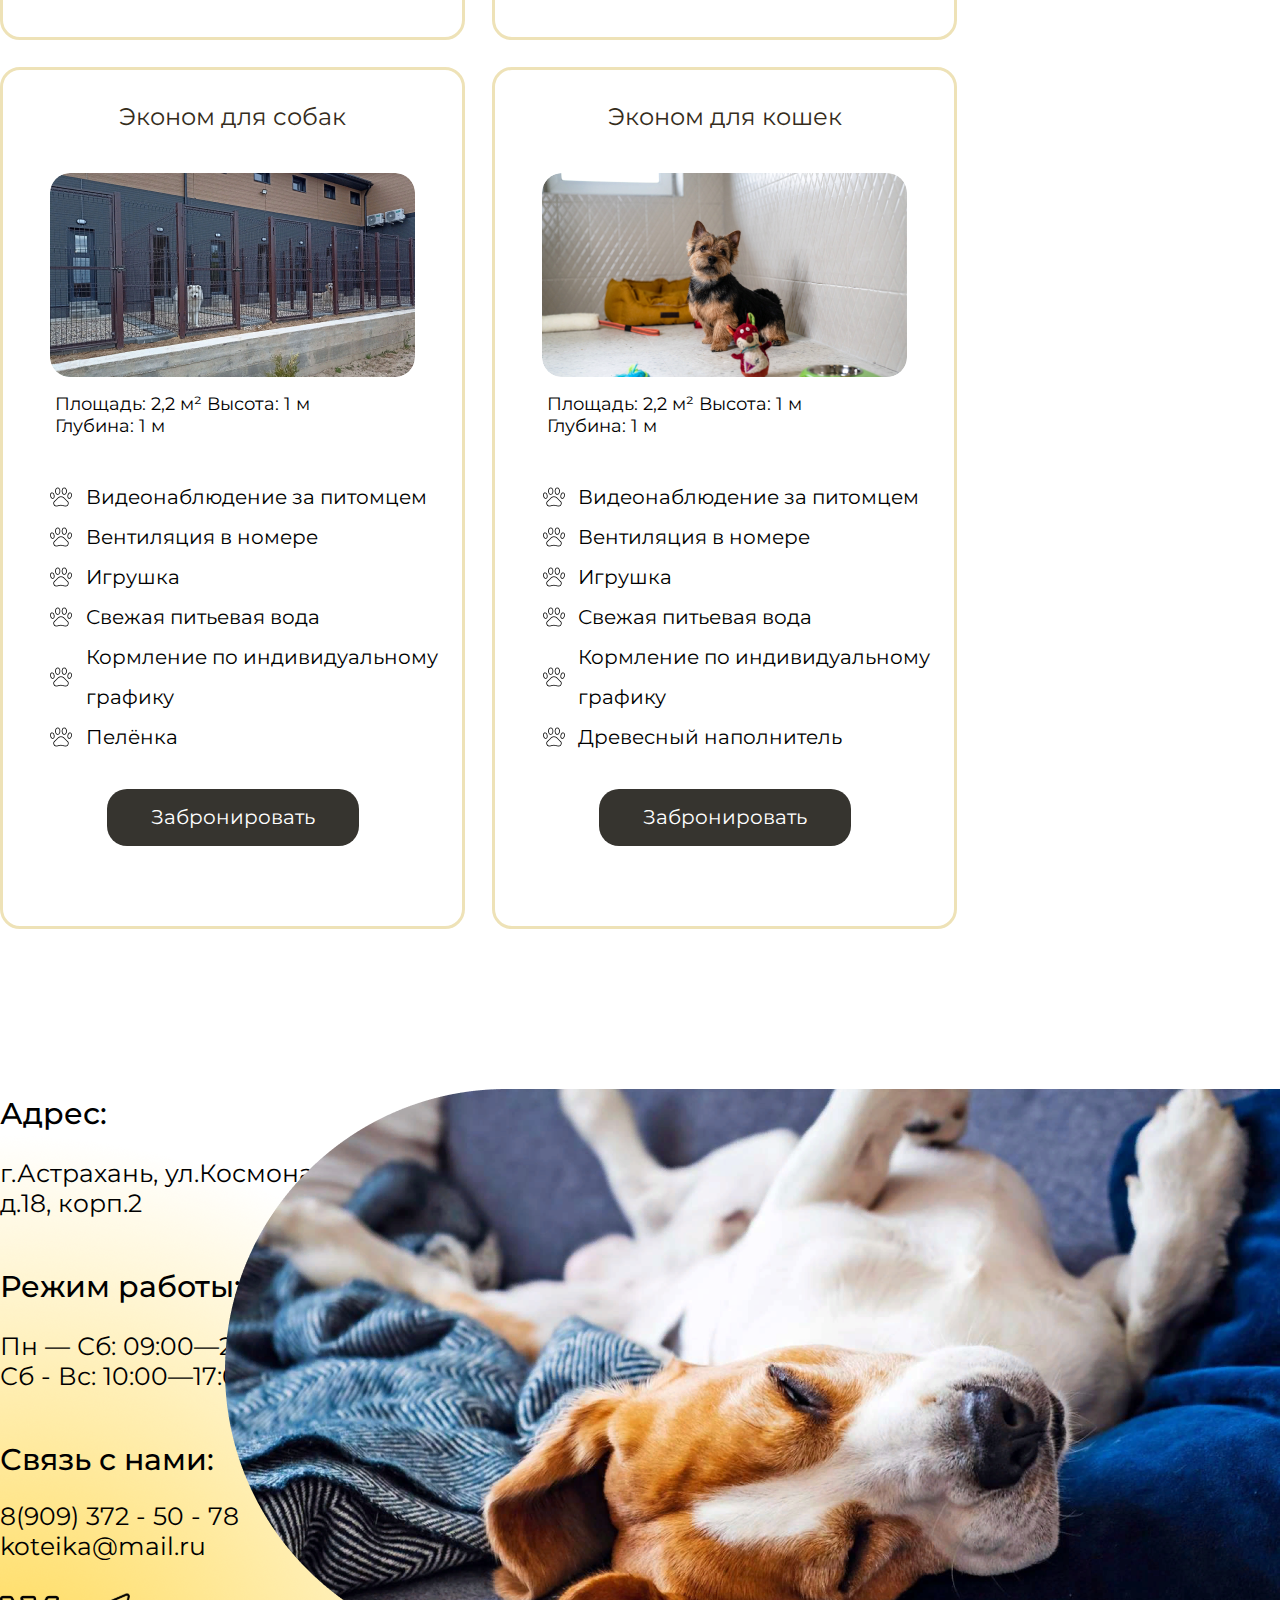
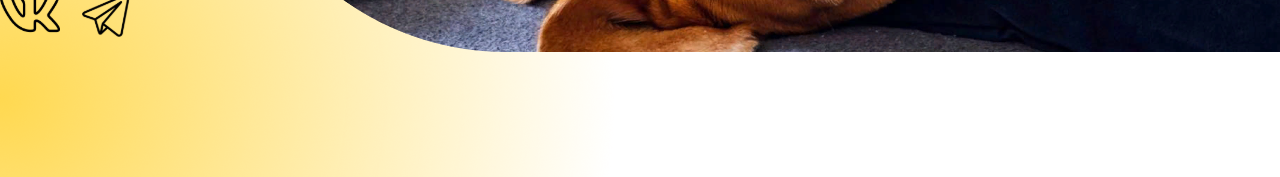
<file: reservation.html>
<!DOCTYPE html>
<html lang="en">
<head>
    <meta charset="UTF-8">
    <meta name="viewport" content="width=device-width, initial-scale=1.0">
    <link rel="stylesheet" href="./styles/main.css">
    <link rel="stylesheet" href="./styles/header.css">
    <link rel="stylesheet" href="./styles/footer.css">
    <link rel="stylesheet" href="./styles/reservation.css">
    <title>Koteika</title>
</head>
<body>
    <div class="container">
        <div class="ellipses">
            <img class="ellipses__first" src="./images/ellipses/reservation/First.png" alt="ellipse">
            <img class="ellipses__second" src="./images/ellipses/reservation/Second.png" alt="ellipse">
        </div>
    <div class="container">
        <div class="header">
            <div class="header-left">
                <a href="./index.html">Главная</a>
                <a href="./reservation.html">Бронирование</a>
                <a href="./index.html#about">О нас</a>
                <a href="#contact">Контакты</a>
            </div>
            <a>
                Ваш город: Астрахань
            </a>
        </div>
    </div>
    <div class="container">
        <section class="info">
            <div class="info-left">
                <p class="info-left__title">Котейка</p>
                <p class="info-left__subtitle">Получи скидку 10% 
                    на бронирование от 10 дней!</p>
                <a href="" class="info-left__link">Забронировать</a>
            </div>
            <img class="info__image" src="./images/reservationImg/main.png" alt="info image">
        </section>
    </div>
    <div class="container catsort">
        <section class="catalog">
            <div class="catolog-sort">
                <div class="catalog-sort-content">
                    <p class="catalog-sort-content__title">Дата заезда:</p>
                    <input class="catalog-sort-content__date" type="date" name="" id="">
                </div>
                <div class="catalog-sort-content">
                    <p class="catalog-sort-content__title">Дата отъезда:</p>
                    <input class="catalog-sort-content__date" type="date" name="" id="">
                </div>
                <div class="catalog-sort-content">
                    <p class="catalog-sort-content__title">Цена:</p>
                        <div class="catalog-sort-content-conteyner">
                            <input type="number" name="" id="" class="catalog-sort-content-conteyner__number" placeholder="От">
                            <div class="catalog-sort-content__line"></div>
                            <input type="number" name="" id="" class="catalog-sort-content-conteyner__number" placeholder="До">                                                
                        </div>
                </div>
                <div class="catalog-sort-content">
                    <button class="catalog-sort-content__button">Поиск номеров</button>
                    <p class="catalog-sort__buttonReset">Сбросить фильтр</p>
                </div>
            </div>
            <div class="catalog-card">
                <div class="catalog-card-content">
                    <p class="catalog-card-content__title">Комфорт для собак</p>
                    <img src="./images/reservationImg/citizenHouse/pespatron.png" alt="" class="catalog-card-content__image">
                    <p class="catalog-card-content__description">Площадь: 2,2 м² Высота: 1 м Глубина: 1 м</p>
                    <div class="catalog-card-content-fullDesc">
                        <div class="catalog-card-content-fullDesc-conteiner">
                            <div class="catalog-card-content-fullDesc-conteiner-content">
                                <img src="./images/reservationImg/lapka.png" alt="" class="catalog-card-content-fullDesc-conteiner-content__image">
                                <p class="catalog-card-content-fullDesc-conteiner-content__title">Видеонаблюдение за питомцем</p>
                            </div>
                            <div class="catalog-card-content-fullDesc-conteiner-content">
                                <img src="./images/reservationImg/lapka.png" alt="" class="catalog-card-content-fullDesc-conteiner-content__image">
                                <p class="catalog-card-content-fullDesc-conteiner-content__title">Вентиляция в номере</p>
                            </div>
                            <div class="catalog-card-content-fullDesc-conteiner-content">
                                <img src="./images/reservationImg/lapka.png" alt="" class="catalog-card-content-fullDesc-conteiner-content__image">
                                <p class="catalog-card-content-fullDesc-conteiner-content__title">Уборка номера 2 раза в день</p>
                            </div>
                            <div class="catalog-card-content-fullDesc-conteiner-content">
                                <img src="./images/reservationImg/lapka.png" alt="" class="catalog-card-content-fullDesc-conteiner-content__image">
                                <p class="catalog-card-content-fullDesc-conteiner-content__title">Свежая питьевая вода</p>
                            </div>
                            <div class="catalog-card-content-fullDesc-conteiner-content">
                                <img src="./images/reservationImg/lapka.png" alt="" class="catalog-card-content-fullDesc-conteiner-content__image">
                                <p class="catalog-card-content-fullDesc-conteiner-content__title">Кормление по индивидуальному графику</p>
                            </div>
                            <div class="catalog-card-content-fullDesc-conteiner-content">
                                <img src="./images/reservationImg/lapka.png" alt="" class="catalog-card-content-fullDesc-conteiner-content__image">
                                <p class="catalog-card-content-fullDesc-conteiner-content__title">Пелёнка</p>
                            </div>                            
                        </div>
                    </div>
                    <button class="catalog-card-content__button">Забронировать</button>
                </div>
                <div class="catalog-card-content">
                    <p class="catalog-card-content__title">Комфорт для кошек</p>
                    <img src="./images/reservationImg/citizenHouse/cats.png" alt="" class="catalog-card-content__image">
                    <p class="catalog-card-content__description">Площадь: 2,2 м² Высота: 1 м Глубина: 1 м</p>
                    <div class="catalog-card-content-fullDesc">
                        <div class="catalog-card-content-fullDesc-conteiner">
                            <div class="catalog-card-content-fullDesc-conteiner-content">
                                <img src="./images/reservationImg/lapka.png" alt="" class="catalog-card-content-fullDesc-conteiner-content__image">
                                <p class="catalog-card-content-fullDesc-conteiner-content__title">Видеонаблюдение за питомцем</p>
                            </div>
                            <div class="catalog-card-content-fullDesc-conteiner-content">
                                <img src="./images/reservationImg/lapka.png" alt="" class="catalog-card-content-fullDesc-conteiner-content__image">
                                <p class="catalog-card-content-fullDesc-conteiner-content__title">Вентиляция в номере</p>
                            </div>
                            <div class="catalog-card-content-fullDesc-conteiner-content">
                                <img src="./images/reservationImg/lapka.png" alt="" class="catalog-card-content-fullDesc-conteiner-content__image">
                                <p class="catalog-card-content-fullDesc-conteiner-content__title">Уборка номера 2 раза в день</p>
                            </div>
                            <div class="catalog-card-content-fullDesc-conteiner-content">
                                <img src="./images/reservationImg/lapka.png" alt="" class="catalog-card-content-fullDesc-conteiner-content__image">
                                <p class="catalog-card-content-fullDesc-conteiner-content__title">Свежая питьевая вода</p>
                            </div>
                            <div class="catalog-card-content-fullDesc-conteiner-content">
                                <img src="./images/reservationImg/lapka.png" alt="" class="catalog-card-content-fullDesc-conteiner-content__image">
                                <p class="catalog-card-content-fullDesc-conteiner-content__title">Кормление по индивидуальному графику</p>
                            </div>
                            <div class="catalog-card-content-fullDesc-conteiner-content">
                                <img src="./images/reservationImg/lapka.png" alt="" class="catalog-card-content-fullDesc-conteiner-content__image">
                                <p class="catalog-card-content-fullDesc-conteiner-content__title">Древесный наполнитель</p>
                            </div>                            
                        </div>
                    </div>
                    <button class="catalog-card-content__button">Забронировать</button>
                </div>
                <div class="catalog-card-content">
                    <p class="catalog-card-content__title">Люкс для кошек</p>
                    <img src="./images/reservationImg/citizenHouse/catshouse.png" alt="" class="catalog-card-content__image">
                    <p class="catalog-card-content__description">Площадь: 2,2 м² Высота: 1 м Глубина: 1 м</p>
                    <div class="catalog-card-content-fullDesc">
                        <div class="catalog-card-content-fullDesc-conteiner">
                            <div class="catalog-card-content-fullDesc-conteiner-content">
                                <img src="./images/reservationImg/lapka.png" alt="" class="catalog-card-content-fullDesc-conteiner-content__image">
                                <p class="catalog-card-content-fullDesc-conteiner-content__title">Видеонаблюдение за питомцем</p>
                            </div>
                            <div class="catalog-card-content-fullDesc-conteiner-content">
                                <img src="./images/reservationImg/lapka.png" alt="" class="catalog-card-content-fullDesc-conteiner-content__image">
                                <p class="catalog-card-content-fullDesc-conteiner-content__title">Вентиляция в номере</p>
                            </div>
                            <div class="catalog-card-content-fullDesc-conteiner-content">
                                <img src="./images/reservationImg/lapka.png" alt="" class="catalog-card-content-fullDesc-conteiner-content__image">
                                <p class="catalog-card-content-fullDesc-conteiner-content__title">Уборка номера 2 раза в день</p>
                            </div>
                            <div class="catalog-card-content-fullDesc-conteiner-content">
                                <img src="./images/reservationImg/lapka.png" alt="" class="catalog-card-content-fullDesc-conteiner-content__image">
                                <p class="catalog-card-content-fullDesc-conteiner-content__title">Свежая питьевая вода</p>
                            </div>
                            <div class="catalog-card-content-fullDesc-conteiner-content">
                                <img src="./images/reservationImg/lapka.png" alt="" class="catalog-card-content-fullDesc-conteiner-content__image">
                                <p class="catalog-card-content-fullDesc-conteiner-content__title">Кормление по индивидуальному графику</p>
                            </div>
                            <div class="catalog-card-content-fullDesc-conteiner-content">
                                <img src="./images/reservationImg/lapka.png" alt="" class="catalog-card-content-fullDesc-conteiner-content__image">
                                <p class="catalog-card-content-fullDesc-conteiner-content__title">Синтетический наполнитель</p>
                            </div>                            
                        </div>
                    </div>
                    <button class="catalog-card-content__button">Забронировать</button>
                </div>
                <div class="catalog-card-content">
                    <p class="catalog-card-content__title">Люкс для собак</p>
                    <img src="./images/reservationImg/citizenHouse/luxedog.png" alt="" class="catalog-card-content__image">
                    <p class="catalog-card-content__description">Площадь: 2,2 м² Высота: 1 м Глубина: 1 м</p>
                    <div class="catalog-card-content-fullDesc">
                        <div class="catalog-card-content-fullDesc-conteiner">
                            <div class="catalog-card-content-fullDesc-conteiner-content">
                                <img src="./images/reservationImg/lapka.png" alt="" class="catalog-card-content-fullDesc-conteiner-content__image">
                                <p class="catalog-card-content-fullDesc-conteiner-content__title">Видеонаблюдение за питомцем</p>
                            </div>
                            <div class="catalog-card-content-fullDesc-conteiner-content">
                                <img src="./images/reservationImg/lapka.png" alt="" class="catalog-card-content-fullDesc-conteiner-content__image">
                                <p class="catalog-card-content-fullDesc-conteiner-content__title">Индивидуальная прогулка</p>
                            </div>
                            <div class="catalog-card-content-fullDesc-conteiner-content">
                                <img src="./images/reservationImg/lapka.png" alt="" class="catalog-card-content-fullDesc-conteiner-content__image">
                                <p class="catalog-card-content-fullDesc-conteiner-content__title">Уборка номера 2 раза в день</p>
                            </div>
                            <div class="catalog-card-content-fullDesc-conteiner-content">
                                <img src="./images/reservationImg/lapka.png" alt="" class="catalog-card-content-fullDesc-conteiner-content__image">
                                <p class="catalog-card-content-fullDesc-conteiner-content__title">Свежая питьевая вода</p>
                            </div>
                            <div class="catalog-card-content-fullDesc-conteiner-content">
                                <img src="./images/reservationImg/lapka.png" alt="" class="catalog-card-content-fullDesc-conteiner-content__image">
                                <p class="catalog-card-content-fullDesc-conteiner-content__title">Кормление по индивидуальному графику</p>
                            </div>
                            <div class="catalog-card-content-fullDesc-conteiner-content">
                                <img src="./images/reservationImg/lapka.png" alt="" class="catalog-card-content-fullDesc-conteiner-content__image">
                                <p class="catalog-card-content-fullDesc-conteiner-content__title">Древесный наполнитель</p>
                            </div>                            
                        </div>
                    </div>
                    <button class="catalog-card-content__button">Забронировать</button>
                </div>
                <div class="catalog-card-content">
                    <p class="catalog-card-content__title">Эконом для собак</p>
                    <img src="./images/reservationImg/citizenHouse/bomjdog.png" alt="" class="catalog-card-content__image">
                    <p class="catalog-card-content__description">Площадь: 2,2 м² Высота: 1 м Глубина: 1 м</p>
                    <div class="catalog-card-content-fullDesc">
                        <div class="catalog-card-content-fullDesc-conteiner">
                            <div class="catalog-card-content-fullDesc-conteiner-content">
                                <img src="./images/reservationImg/lapka.png" alt="" class="catalog-card-content-fullDesc-conteiner-content__image">
                                <p class="catalog-card-content-fullDesc-conteiner-content__title">Видеонаблюдение за питомцем</p>
                            </div>
                            <div class="catalog-card-content-fullDesc-conteiner-content">
                                <img src="./images/reservationImg/lapka.png" alt="" class="catalog-card-content-fullDesc-conteiner-content__image">
                                <p class="catalog-card-content-fullDesc-conteiner-content__title">Вентиляция в номере</p>
                            </div>
                            <div class="catalog-card-content-fullDesc-conteiner-content">
                                <img src="./images/reservationImg/lapka.png" alt="" class="catalog-card-content-fullDesc-conteiner-content__image">
                                <p class="catalog-card-content-fullDesc-conteiner-content__title">Игрушка</p>
                            </div>
                            <div class="catalog-card-content-fullDesc-conteiner-content">
                                <img src="./images/reservationImg/lapka.png" alt="" class="catalog-card-content-fullDesc-conteiner-content__image">
                                <p class="catalog-card-content-fullDesc-conteiner-content__title">Свежая питьевая вода</p>
                            </div>
                            <div class="catalog-card-content-fullDesc-conteiner-content">
                                <img src="./images/reservationImg/lapka.png" alt="" class="catalog-card-content-fullDesc-conteiner-content__image">
                                <p class="catalog-card-content-fullDesc-conteiner-content__title">Кормление по индивидуальному графику</p>
                            </div>
                            <div class="catalog-card-content-fullDesc-conteiner-content">
                                <img src="./images/reservationImg/lapka.png" alt="" class="catalog-card-content-fullDesc-conteiner-content__image">
                                <p class="catalog-card-content-fullDesc-conteiner-content__title">Пелёнка</p>
                            </div>                            
                        </div>
                    </div>
                    <button class="catalog-card-content__button">Забронировать</button>
                </div>
                <div class="catalog-card-content">
                    <p class="catalog-card-content__title">Эконом для кошек</p>
                    <img src="./images/reservationImg/citizenHouse/pespatron.png" alt="" class="catalog-card-content__image">
                    <p class="catalog-card-content__description">Площадь: 2,2 м² Высота: 1 м Глубина: 1 м</p>
                    <div class="catalog-card-content-fullDesc">
                        <div class="catalog-card-content-fullDesc-conteiner">
                            <div class="catalog-card-content-fullDesc-conteiner-content">
                                <img src="./images/reservationImg/lapka.png" alt="" class="catalog-card-content-fullDesc-conteiner-content__image">
                                <p class="catalog-card-content-fullDesc-conteiner-content__title">Видеонаблюдение за питомцем</p>
                            </div>
                            <div class="catalog-card-content-fullDesc-conteiner-content">
                                <img src="./images/reservationImg/lapka.png" alt="" class="catalog-card-content-fullDesc-conteiner-content__image">
                                <p class="catalog-card-content-fullDesc-conteiner-content__title">Вентиляция в номере</p>
                            </div>
                            <div class="catalog-card-content-fullDesc-conteiner-content">
                                <img src="./images/reservationImg/lapka.png" alt="" class="catalog-card-content-fullDesc-conteiner-content__image">
                                <p class="catalog-card-content-fullDesc-conteiner-content__title">Игрушка</p>
                            </div>
                            <div class="catalog-card-content-fullDesc-conteiner-content">
                                <img src="./images/reservationImg/lapka.png" alt="" class="catalog-card-content-fullDesc-conteiner-content__image">
                                <p class="catalog-card-content-fullDesc-conteiner-content__title">Свежая питьевая вода</p>
                            </div>
                            <div class="catalog-card-content-fullDesc-conteiner-content">
                                <img src="./images/reservationImg/lapka.png" alt="" class="catalog-card-content-fullDesc-conteiner-content__image">
                                <p class="catalog-card-content-fullDesc-conteiner-content__title">Кормление по индивидуальному графику</p>
                            </div>
                            <div class="catalog-card-content-fullDesc-conteiner-content">
                                <img src="./images/reservationImg/lapka.png" alt="" class="catalog-card-content-fullDesc-conteiner-content__image">
                                <p class="catalog-card-content-fullDesc-conteiner-content__title">Древесный наполнитель</p>
                            </div>                            
                        </div>
                    </div>
                    <button class="catalog-card-content__button">Забронировать</button>
                </div>
            </div>
        </section>
    </div>
    <div class="container">
        <div class="footer" id="contact">
            <img class="footer__ellipse" src="./images/footer/ellipse.png" alt="ellipse">
            <div class="footer-left">
                <p class="footer-left__title">Адрес:</p>
                <p class="footer-left__text">г.Астрахань,
                    ул.Космонавтов, д.18, корп.2</p>
                <p class="footer-left__subtitle">Режим работы:</p>
                <p class="footer-left__text">
                    Пн — Сб: 09:00—21:00<br>
                    Сб - Вс: 10:00—17:00
                </p>
                <p class="footer-left__subtitle">Связь с нами:</p>
                <a class="footer-left__number" href="tel:89093725078">8(909) 372 - 50 - 78</a>
                <a class="footer-left__email" href="mailto:koteika@mail.ru">koteika@mail.ru</a>
                <div class="footer-left__socials">
                    <a href="https://google.com"><img src="./images/social/vk.svg" alt="vk.com"></a>
                    <a href="https://google.com"><img src="./images/social/telegram.svg" alt="telegram"></a>
                </div>
            </div>
            <img class="footer__image" src="./images/footer/footer.png" alt="footer image">
        </div>
    </div>
</body>
</html>
</file>
<file: styles/main.css>
@font-face {
  font-family: "Montserrat";
  font-style: normal;
  font-weight: 100;
  src: url("../fonts/Montserrat-Thin.ttf");
}
@font-face {
  font-family: "Montserrat";
  font-style: normal;
  font-weight: 200;
  src: url("../fonts/Montserrat-ExtraLight.ttf");
}
@font-face {
  font-family: "Montserrat";
  font-style: normal;
  font-weight: 300;
  src: url("../fonts/Montserrat-Light.ttf");
}
@font-face {
  font-family: "Montserrat";
  font-style: normal;
  font-weight: 400;
  src: url("../fonts/Montserrat-Regular.ttf");
}
@font-face {
  font-family: "Montserrat";
  font-style: normal;
  font-weight: 500;
  src: url("../fonts/Montserrat-Medium.ttf");
}
@font-face {
  font-family: "Montserrat";
  font-style: normal;
  font-weight: 600;
  src: url("../fonts/Montserrat-SemiBold.ttf");
}
@font-face {
  font-family: "Montserrat";
  font-style: normal;
  font-weight: 700;
  src: url("../fonts/Montserrat-Bold.ttf");
}
@font-face {
  font-family: "Montserrat";
  font-style: normal;
  font-weight: 800;
  src: url("../fonts/Montserrat-ExtraBold.ttf");
}
@font-face {
  font-family: "Montserrat";
  font-style: normal;
  font-weight: 900;
  src: url("../fonts/Montserrat-Black.ttf");
}
:root {
  --button-bg-color: #36342F;
  --other-text: #352C1B;
  --border-color: #EEE2B7;
  --first-admin: rgba(248, 228, 159, 1);
  --second-admin: rgba(240, 206, 141, 1);
}

*,
*::before,
*::after {
  box-sizing: border-box;
  margin: 0;
  padding: 0;
  font-weight: normal;
  font-family: "Montserrat", sans-serif;
  scroll-behavior: smooth;
}

body {
  min-height: 100vh;
  overflow-x: hidden;
}

.container {
  max-width: 1450px;
  margin: 0 auto;
}

/*# sourceMappingURL=main.css.map */
</file>
<file: styles/header.css>
.header {
  margin-top: 65px;
  display: flex;
  justify-items: center;
  justify-content: space-between;
  align-items: center;
}
.header-left {
  display: flex;
  align-items: center;
  gap: 117px;
}
.header a, .header div > a {
  color: var(--other-text);
  font-size: 24px;
  font-weight: 400;
  text-decoration: none;
  cursor: pointer;
}

/*# sourceMappingURL=header.css.map */
</file>
<file: styles/footer.css>
.footer {
  margin-top: 166px;
  margin-bottom: 132px;
  display: flex;
  align-items: center;
}
.footer__ellipse {
  position: absolute;
  left: 0;
  margin-top: 170px;
  z-index: -1;
}
.footer-left {
  display: flex;
  flex-direction: column;
}
.footer-left__title {
  color: #000;
  font-weight: 500;
  font-size: 30px;
}
.footer-left__text {
  color: #000;
  font-size: 25px;
  margin-top: 26px;
  font-weight: 400;
  max-width: 380px;
}
.footer-left__subtitle {
  color: #000;
  font-weight: 500;
  font-size: 30px;
  margin-top: 50px;
}
.footer-left__number {
  color: #000;
  font-size: 25px;
  font-weight: 400;
  margin-top: 23px;
  text-decoration: none;
}
.footer-left__email {
  color: #000;
  font-size: 25px;
  font-weight: 400;
  text-decoration: none;
}
.footer-left__socials {
  margin-top: 26px;
  display: flex;
  gap: 19px;
  align-items: center;
}
.footer__image {
  position: absolute;
  right: 0;
}
</file>
<file: styles/index.css>
.info {
  display: flex;
  margin-top: 155px;
}
.info-left {
  display: flex;
  flex-direction: column;
}
.info-left__title {
  font-size: 96px;
  font-weight: 500;
  color: #000;
}
.info-left__subtitle {
  max-width: 568px;
  margin-top: 88px;
  font-size: 48px;
  color: #000;
}
.info-left__desc {
  margin-top: 24px;
  max-width: 537px;
  font-size: 24px;
  color: #000;
}
.info-left__link {
  background-color: var(--button-bg-color);
  border-radius: 30px;
  display: flex;
  justify-content: center;
  justify-items: center;
  margin-top: 82px;
  color: #FFF;
  font-size: 28px;
  max-width: 358px;
  padding: 23px 0;
  text-decoration: none;
}
.info__image {
  position: absolute;
  top: 0;
  right: 206px;
  z-index: -1;
}

.advantage {
  margin-top: 371px;
  display: flex;
  flex-direction: column;
  align-items: center;
}
.advantage__title {
  font-size: 48px;
  font-weight: 500;
  color: var(--other-text);
}
.advantage-cards {
  display: flex;
  margin-top: 119px;
  gap: 97px;
}
.advantage-card {
  border-radius: 20px;
  border: 3px solid var(--border-color);
  max-width: 415px;
  display: flex;
  flex-direction: column;
  align-items: center;
  padding: 22px 62px 37px 62px;
}
.advantage-card__title {
  margin-top: 28px;
  font-size: 24px;
  font-weight: 500;
  color: #000;
}
.advantage-card__subtitle {
  margin-top: 44px;
  font-size: 20px;
  text-align: center;
}

.description {
  margin-top: 131px;
  display: flex;
  flex-direction: column;
  align-items: center;
}
.description__title {
  color: var(--other-text);
  font-size: 48px;
  font-weight: 500;
}
.description__subtitle {
  font-size: 24px;
  color: #000;
  margin-top: 42px;
  text-align: center;
}
.description-images {
  margin-top: 76px;
  display: flex;
  gap: 41px;
}
.description-images__right {
  display: flex;
  flex-direction: column;
  gap: 50px;
}
.description-images__right div {
  display: flex;
  gap: 36px;
}
.description__link {
  max-width: 467px;
  background-color: var(--button-bg-color);
  color: #FFF;
  padding: 22px 63px;
  text-align: center;
  border-radius: 30px;
  margin-top: 106px;
  text-decoration: none;
}

.reviews {
  margin-top: 110px;
  display: flex;
  flex-direction: column;

  position: relative;
}
.reviews__title {
  font-size: 48px;
  text-align: center;
  color: var(--other-text);
}
.reviews-cards {
  display: flex;
  gap: 99px;
  margin-top: 53px;
  width: 300%;
  transition: all ease 0.5s;
}
.reviews-card {
  border-radius: 20px;
  flex: 1;
  border: 3px solid var(--border-color);
  max-width: 671px;
  padding: 46px 37px 55px 49px;
}
.reviews-card__upper {
  display: flex;
  align-items: center;
  gap: 34px;
}
.reviews-card__upper div > p {
  font-size: 22px;
  color: #000;
}
.reviews-card__desc {
  margin-top: 50px;
  font-size: 24px;
  font-weight: 300;
}
.reviews-buttons {
  margin-top: 61px;
  display: flex;
  width: 100%;
  justify-content: flex-end;
  gap: 50px;
}
.reviews-buttons button {
  background-color: transparent;
  border: none;
  cursor: pointer;
}

.photo {
  display: flex;
  flex-direction: column;
  align-items: center;
  margin-top: 110px;
}
.photo__title {
  font-size: 48px;
  font-weight: 500;
  color: var(--other-text);
}

.places {
  margin-top: 80px;
  display: flex;
  flex-direction: column;
  align-items: center;
}
.places__title {
  color: var(--other-text);
  font-weight: 500;
  font-size: 48px;
}
.places-cards {
  display: flex;
  gap: 159px;
  margin-top: 76px;
}
.places-card {
  padding: 30px 45px;
  display: flex;
  flex-direction: column;
  align-items: center;
  justify-content: center;
  border: 3px solid var(--border-color);
  border-radius: 20px;
  max-width: 630px;
}
.places-card__title {
  color: var(--other-text);
  font-size: 36px;
}
.places-card__image {
  margin-top: 32px;
}
.places-card__size {
  margin-top: 35px;
  font-size: 18px;
}
.places-card__items {
  margin-top: 27px;
  display: flex;
  flex-direction: column;
  gap: 11px;
}
.places-card__item {
  display: flex;
  align-items: center;
  gap: 20px;
}
.places-card__item p {
  font-size: 27px;
}
.places-card__link {
  border-radius: 30px;
  background-color: var(--button-bg-color);
  max-width: 312px;
  text-decoration: none;
  color: #FFF;
  margin-top: 37px;
  font-size: 24px;
  text-align: center;
  padding: 22px 0;
  width: 100%;
}
.places__link {
  margin-top: 102px;
  border-radius: 30px;
  max-width: 467px;
  width: 100%;
  padding: 22px 0;
  font-size: 24px;
  text-decoration: none;
  text-align: center;
  color: white;
  background-color: var(--button-bg-color);
}

.ellipses img {
  position: absolute;
}
.ellipses__first {
  left: 0;
  top: 0;
}
.ellipses__second {
  right: 278px;
  z-index: -1;
}
.ellipses__third {
  left: 0;
  top: 1440px;
}
.ellipses__fourth {
  right: 0;
  top: 1700px;
  z-index: -1;
}
.ellipses__fifth {
  left: 0;
  top: 3630px;
  z-index: -1;
}
.ellipses__sixth {
  right: 90px;
  top: 4279px;
  z-index: -1;
}
.ellipses__seventh {
  left: 0;
  top: 5300px;
}

/*# sourceMappingURL=index.css.map */
</file>
<file: styles/admin.css>
.content {
  display: flex;
  gap: 211px;
  min-height: 100vh;
}

.sidebar {
  display: flex;
  flex-direction: column;
}
.sidebar-upper {
  display: flex;
  flex-direction: column;
  align-items: center;
  padding: 0 162px 100px 162px;
  background-color: var(--first-admin);
  border-top-right-radius: 40px;
}
.sidebar-upper__image {
  margin-top: 47px;
}
.sidebar-upper__name {
  font-size: 24px;
  font-weight: 700;
  color: #FFF;
  margin-top: 18px;
}
.sidebar-down {
  width: 458px;
  background-color: var(--second-admin);
  padding: 45px 15px 28px;
  height: 100%;
  position: relative;
  display: flex;
  flex-direction: column;
  gap: 33px;
  border-top-right-radius: 40px;
  margin-top: -39px;
}
.sidebar-down__button {
  width: 100%;
  padding: 10px 20px;
  border-radius: 20px;
  border: none;
  display: flex;
  align-items: center;
  justify-content: start;
  gap: 36px;
  background-color: var(--second-admin);
  color: #FFF;
  font-size: 24px;
  cursor: pointer;
}
.sidebar-down__button img {
  width: 50px;
  height: 50px;
  object-fit: contain;
}
.sidebar__active {
  color: var(--second-admin);
  background-color: #FFF;
  border-radius: 20px;
}

.numbers {
  width: 787px;
}
.numbers__title {
  margin-top: 82px;
  color: #000;
  font-size: 40px;
}
.numbers__button {
  background-color: var(--button-bg-color);
  color: #FFF;
  border-radius: 20px;
  width: 258px;
  height: 57px;
  display: flex;
  justify-content: center;
  align-items: center;
  margin-top: 101px;
  cursor: pointer;
  border: none;
}
.numbers-name {
  display: flex;
  align-items: center;
  margin-top: 80px;
  gap: 10px;
}
.numbers-name p {
  color: black;
  font-size: 25px;
}
.numbers-name input {
  border-radius: 20px;
  border: var(--border-color) 3px solid;
  height: 83px;
  width: 100%;
  font-size: 25px;
  padding: 10px;
}
.numbers-left {
  display: flex;
  flex-direction: column;
  justify-content: center;
  margin-top: 29px;
  gap: 26px;
}
.numbers-left__item {
  display: grid;
  align-items: center;
  grid-template-columns: 127px 119px auto;
  gap: 17px;
}
.numbers-left__item p {
  font-size: 25px;
}
.numbers-left__item input {
  border: 3px solid var(--border-color);
  border-radius: 20px;
  font-size: 25px;
  padding: 10px;
  height: 83px;
  text-align: center;
  width: 119px;
}
.numbers-left__photo {
  margin-top: 22px;
}
.numbers-left__photo p {
  font-size: 25px;
}
.numbers-left__photo button {
  background-color: transparent;
  border-radius: 20px;
  border: 3px solid var(--border-color);
  width: 341px;
  height: 115px;
  margin-top: 23px;
  cursor: pointer;
}
.numbers-content {
  display: flex;
  width: 100%;
  gap: 60px;
}
.numbers-right {
  margin-top: 50px;
}
.numbers-right__title {
  font-size: 25px;
}
.numbers-right__items {
  display: flex;
  flex-direction: column;
  gap: 18px;
  margin-top: 32px;
}
.numbers-right__select {
  background-image: url("../images/common/arrowDown.svg");
  background-repeat: no-repeat;
  background-position: center right 0.5em;
  background-size: 18px 18px;
  -webkit-appearance: none;
  -moz-appearance: none;
  appearance: none;
  width: 100%;
  border-radius: 20px;
  border: 3px solid var(--border-color);
  padding: 18px;
  font-family: "Montserrat", sans-serif;
  font-size: 20px;
}
.numbers-buttons {
  display: flex;
  gap: 38px;
  margin-bottom: 30px;
}

.bid {
  display: flex;
  width: 890px;
  flex-direction: column;
}
.bid-list {
  display: flex;
  flex-wrap: wrap;
  gap: 79px;
  margin-top: 52px;
}
.bid-list__card {
  padding: 28px 61px;
  border-radius: 20px;
  height: 494px;
  border: 3px solid var(--border-color);
}
.bid-list__card p {
  font-size: 24px;
  color: var(--other-text);
}
.bid-list__title {
  color: var(--border-color) !important;
  font-weight: 800;
  font-size: 24px;
}
.bid-list__number {
  margin-top: 30px;
}
.bid-list__other {
  margin-top: 20px;
}
.bid-list button {
  width: 100%;
  font-size: 20px;
  padding: 16px 0 16px 0;
  border-radius: 20px;
}
.bid-list__accept {
  margin-top: 22px;
  border: none;
  background-color: var(--button-bg-color);
  color: #FFF;
}
.bid-list__cancel {
  margin-top: 13px;
  background-color: transparent;
  border: 1px solid var(--button-bg-color);
  color: var(--button-bg-color);
}

.reservation {
  display: flex;
  margin-top: 73px;
  flex-direction: column;
  width: 890px;
}
.reservation__title {
  font-size: 40px;
  color: #000;
}
.reservation-setting {
  display: flex;
  gap: 15px;
  width: 82%;
  align-items: center;
}
.reservation-setting div {
  width: 100%;
  margin-top: 46px;
}
.reservation-setting__title {
  font-size: 20px;
}
.reservation-setting__select {
  background-image: url("../images/common/arrowDown.svg");
  background-repeat: no-repeat;
  background-position: center right 0.5em;
  background-size: 18px 18px;
  -webkit-appearance: none;
  -moz-appearance: none;
  appearance: none;
  width: 100%;
  border-radius: 20px;
  border: 3px solid var(--border-color);
  padding: 18px;
  font-family: "Montserrat", sans-serif;
  font-size: 20px;
  margin-top: 12px;
}
.reservation-setting__input {
  margin-top: 12px;
  font-size: 20px;
  width: 100%;
  padding: 18px;
  border-radius: 20px;
  border: 3px solid var(--border-color);
}
.reservation-list {
  display: flex;
  flex-wrap: wrap;
  gap: 38px 32px;
  margin-top: 52px;
}
.reservation-list__card {
  padding: 33px 36px;
  border-radius: 20px;
  height: 256px;
  border: 3px solid var(--border-color);
}
.reservation-list__card p {
  font-size: 24px;
  color: var(--other-text);
}
.reservation-list__title {
  color: var(--border-color) !important;
  font-weight: 800;
  font-size: 24px;
}
.reservation-list__number {
  margin-top: 26px;
}
.reservation-list__other {
  margin-top: 17px;
}

/*# sourceMappingURL=admin.css.map */
</file>
<file: styles/form.css>
.info{
    display: flex;
    justify-content: space-between;
    margin-top: 7rem;
}


.info-left{
    margin-left: -15rem;
    margin-top: 8rem;
}

.info-right{
    display: flex;
    flex-direction: column;
    align-items: center;
    gap: 3.9rem;    
}



.info-right__title{
    font-weight: 400;
    font-size: 48px;
    line-height: 59px;
}

.info-right-form{
    display: flex;
    flex-direction: column;
    gap: 1rem;      
}

p{
    font-style: normal;
    font-weight: 300;
    font-size: 24px;
    line-height: 29px;
    color: #000000;
    margin-bottom: 0.5rem;
}

input, select{
    border: 1px solid #E3DDC4;
    border-radius: 20px;
    width: 504px;
    height: 50px;
    padding: 1rem;
    font-weight: 300;
    font-size: 20px;
    line-height: 24px;
    color: #000000;
}

.info-right-form-date input, .info-right-form-name input {
    width: 240px;
    height: 50px;
}

.info-right-form-date, .info-right-form-name{
    display: flex;
    gap: 1.5rem;
}

.info-right-form-accept{
    display: flex;
    justify-content: center;
}

.info-right-form-accept__title{
    font-weight: 400;
    font-size: 20px;
    line-height: 24px;
    text-align: center;
    color: #000000;
}

.info-right-form-accept__chek{
    cursor: pointer;
    margin-top: 0.3rem;
    width: 13px;
    height: 13px;
}

.info-right-form-button{
    display: flex;
    flex-direction: column;
    gap: 2rem;
    align-items: center;
}

.info-right-form-button__but1{
    cursor: pointer;
    width: 365px;
    height: 57px;
    background: #36342F;
    border-radius: 20px;
    font-weight: 400;
    font-size: 20px;
    line-height: 24px;
    color: #FFFFFF;
    border: none;
}

.info-right-form-button__but2{
    cursor: pointer;
    font-weight: 400;
    font-size: 20px;
    line-height: 24px;
    color: #000000;
}

.ellipses img {
    position: absolute;
  }

  .ellipses__first {
    left: 0;
    top: 62;
    z-index: -1;
  }

  .ellipses__second {
    right: 0;
    top: 0;
    z-index: -1;
  }

  .popup {
    position: fixed;
    top: 50%;
    left: 50%;
    transform: translate(-50%, -50%);
    background-color: #fff;
    padding: 20px;
    box-shadow: 0 0 10px rgba(0, 0, 0, 0.2);
    display: block;
    width: 701px;
    height: 317px;
    border-radius: 20px;
    display: none;
  }

  .overlay {
    position: fixed;
    top: 0;
    left: 0;
    width: 100%;
    height: 100%;
    background-color: rgba(0, 0, 0, 0.5);
    display: none;
  }

  .closePopup{
    cursor: pointer;
    margin-left: 37rem;
  }

  .textPopup{
    font-weight: 400;
    font-size: 48px;
    line-height: 59px;
    text-align: center;
    color: #000000;
  }

  .ellipsePup{
    left: 0;
    top: 0;
    position: absolute;
    z-index: -1;
    border-radius: 20px;
  }
</file>
<file: styles/reservation.css>
.info {
    display: flex;
    margin-top: 155px;
  }
  .info-left {
    display: flex;
    flex-direction: column;
  }
  .info-left__title {
    font-size: 96px;
    font-weight: 500;
    color: #000;
  }
  .info-left__subtitle {

    width: 568px;
    margin-top: 88px;
    font-size: 48px;
    color: #000;
  }
  .info-left__desc {
    margin-top: 24px;
    max-width: 537px;
    font-size: 24px;
    color: #000;
  }
  .info-left__link {
    background-color: var(--button-bg-color);
    border-radius: 30px;
    display: flex;
    justify-content: center;
    justify-items: center;
    margin-top: 82px;
    color: #FFF;
    font-size: 28px;
    max-width: 358px;
    padding: 23px 0;
    text-decoration: none;
  }
  .info__image {
    margin-left: 7.8rem;
  }

  .catsort{
    margin-top: 21.8rem;
  }

  .catolog-sort{
    display: flex;
    justify-content: space-around;
  }

  .catalog-sort-content-conteyner{
    gap: 1rem;
    display: flex;
    align-items: center;
  }

  .catalog-sort-content__line{
    width: 31.02px;
    height: 0px;
    border: 2px solid #EEDEA3;
  }

  .catalog-sort-content__title{
    font-weight: 400;
    font-size: 20px;
    line-height: 24px;
    color: #000000;
}

  input{
    margin-top: 1rem;
    padding: 1rem;
    box-sizing: border-box;
    width: 306px;
    height: 57px;
    border: 2px solid #EEDEA3;
    border-radius: 20px;
    font-weight: 300;
    font-size: 20px;
    line-height: 24px;
    color: #000000;
  }

  .catalog-sort-content-conteyner__number{
    width: 166px;
    height: 57px;
    border-radius: 20px;
  }

  .catalog-sort-content__button{
    margin-top: 2.6rem;
    cursor: pointer;
    width: 252px;
    height: 57px;
    background: #36342F;
    border-radius: 20px;
    border: none;
    font-weight: 400;
    font-size: 20px;
    line-height: 24px;
    color: #FFFFFF;
  }

  .catalog-sort__buttonReset{
    cursor: pointer;
    margin-top: 1.5rem;
    font-weight: 400;
    font-size: 20px;
    line-height: 24px;
    color: #000000;
  }

  .catalog-sort-content{
    display: flex;
    flex-direction: column;
    align-items: center;
  }

  .catalog-card-content{
    display: flex;
    flex-direction: column;
    align-items: center;
    width: 465px;
    height: 862px;
    border: 3px solid #EEE2B7;
    border-radius: 20px;
  }

  .catalog-card-content-fullDesc-conteiner-content{
    display: flex;
    align-items: center;
  }

  .catalog-card-content-fullDesc-conteiner-content__title{
    margin-left: 0.8rem;
  }

  .catalog-card-content__title{
    margin-top: 2rem;
    font-weight: 400;
    font-size: 24px;
    line-height: 29px;
    color: #352C1B;

  }

  .catalog-card-content__image{
    width: 365px;
    height: 204px;
    left: 292px;
    top: 1536px;
    border-radius: 20px;
    margin-top: 2.6rem;
  }

  .catalog-card-content__description{
    margin-top: 1rem;
    width: 260px;
    font-weight: 400;
    font-size: 18px;
    line-height: 22px;
    color: #000000;
    margin-right: 6rem;
  }

  .catalog-card-content-fullDesc{
    display: flex;
    flex-direction: column;
    gap: 0.9rem;
    margin-top: 2.5rem;
    margin-left: 2.9rem;
  }

  .catalog-card-content-fullDesc-conteiner-content__title{
    font-weight: 400;
    font-size: 20px;
    line-height: 40px;
    color: #000000;
  }

  .catalog-card-content__button{
    cursor: pointer;
    margin-top: 2rem;
    width: 252px;
    height: 57px;
    background: #36342F;
    border-radius: 20px;
    border: none;
    font-weight: 400;
    font-size: 20px;
    line-height: 24px;
    color: #FFFFFF;
  }

  .catalog-card{
    margin-top: 7.4rem;
    display: flex;
    flex-wrap: wrap;
    gap: 1.7rem;
  }

  .ellipses img {
    position: absolute;
  }

  .ellipses__first {
    left: 0;
    top: 0;
    z-index: -1;
  }

  .ellipses__second {
    right: 1px;
    top: 230px;
    z-index: -1;
  }
</file>
